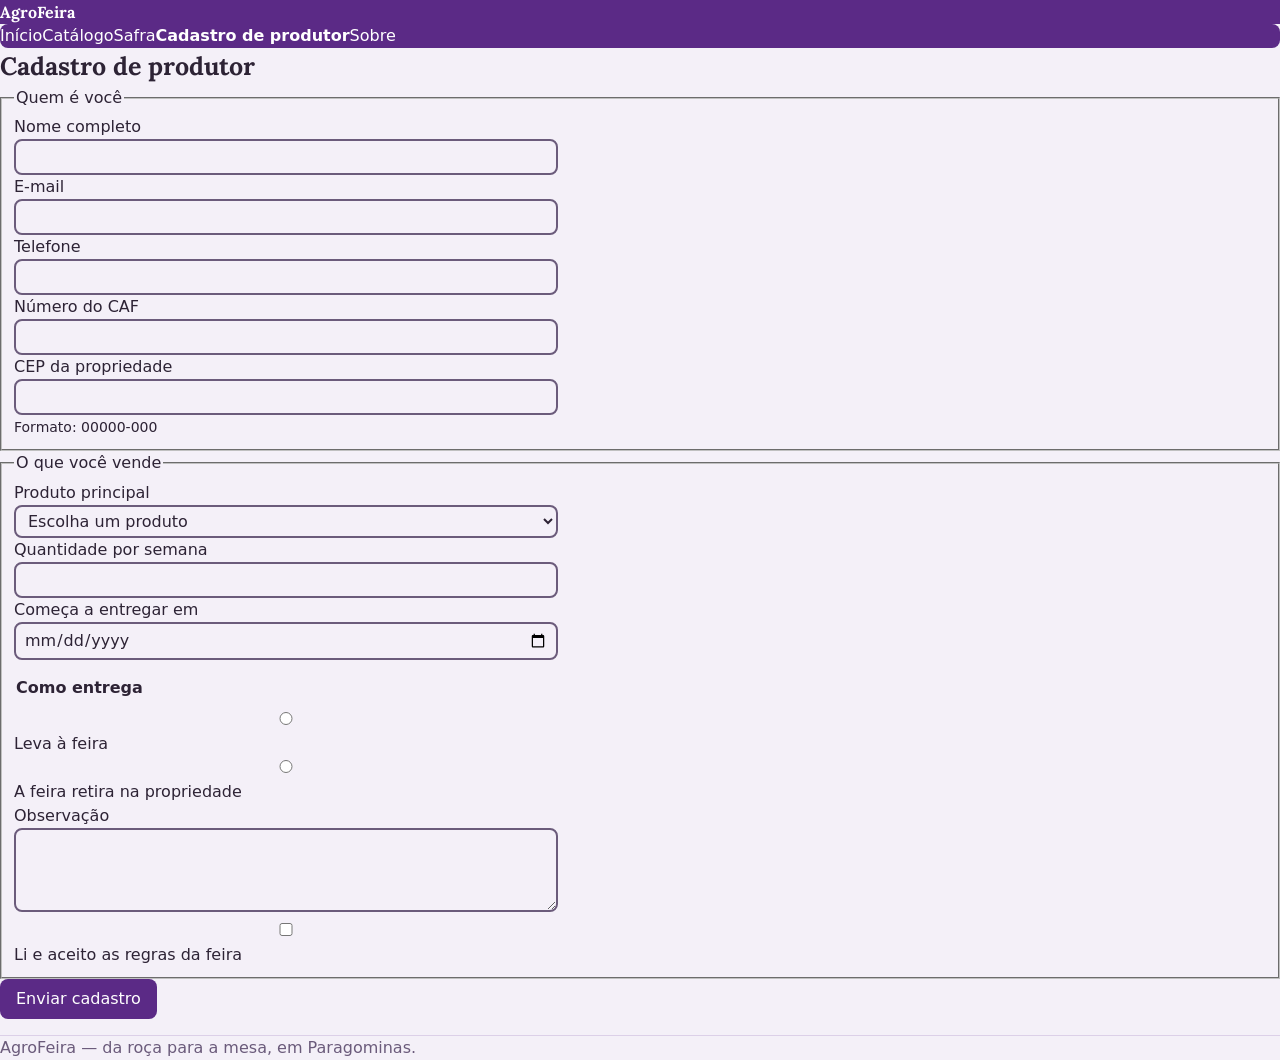
<file: cadastro-produtor.html>
<!doctype html>
<html lang="pt-BR">
<head>
  <meta charset="utf-8">
  <meta name="viewport" content="width=device-width, initial-scale=1">
  <title>AgroFeira - Cadastro de Produtor</title>
  <!-- Google Fonts -->
  <link rel="preconnect" href="https://fonts.googleapis.com">
  <link rel="preconnect" href="https://fonts.gstatic.com" crossorigin>
  <link href="https://fonts.googleapis.com/css2?family=Lora:ital,wght@0,400..700;1,400..700&display=swap" rel="stylesheet">
  
  <!-- Folhas de estilo em camadas -->
  <link rel="stylesheet" href="camadas.css">
  <link rel="stylesheet" href="reset.css">
  <link rel="stylesheet" href="tokens.css">
  <link rel="stylesheet" href="base.css">
  <link rel="stylesheet" href="componentes.css">
  <link rel="stylesheet" href="utilitarios.css">
</head>
<body>
  <!-- Link de pular -->
  <a class="pular" href="#conteudo-cadastro">Pular para o conteúdo</a>

  <header class="cabecalho-site">
    <h1>AgroFeira</h1>
  </header>

  <!-- Navegação com o item Catálogo incluído -->
  <nav aria-label="Principal">
    <ul class="menu">
      <li><a href="index.html">Início</a></li>
      <li><a href="catalogo.html">Catálogo</a></li>
      <li><a href="safra.html">Safra</a></li>
      <li><a href="cadastro-produtor.html" aria-current="page">Cadastro de produtor</a></li>
      <li><a href="sobre.html">Sobre</a></li>
    </ul>
  </nav>

  <main id="conteudo-cadastro">
    <h2>Cadastro de produtor</h2>
    
    <!-- Formulário com validação nativa -->
    <form class="formulario-cadastro">
      <fieldset>
        <legend>Quem é você</legend>
        <p>
          <label for="nome">Nome completo</label>
          <input type="text" id="nome" name="nome" autocomplete="name" required>
        </p>
        <p>
          <label for="email">E-mail</label>
          <input type="email" id="email" name="email" autocomplete="email" required>
        </p>
        <p>
          <label for="telefone">Telefone</label>
          <input type="tel" id="telefone" name="telefone" autocomplete="tel">
        </p>
        <p>
          <label for="caf">Número do CAF</label>
          <input type="text" id="caf" name="caf">
        </p>
        <p>
          <label for="cep">CEP da propriedade</label>
          <input type="text" id="cep" name="cep" inputmode="numeric" pattern="[0-9]{5}-?[0-9]{3}" aria-describedby="dica-cep">
          <span id="dica-cep" style="font-size: 0.875rem;">Formato: 00000-000</span>
        </p>
      </fieldset>

      <fieldset>
        <legend>O que você vende</legend>
        <p>
          <label for="produto">Produto principal</label>
          <select id="produto" name="produto" required>
            <option value="">Escolha um produto</option>
            <option value="mandioca">Mandioca</option>
            <option value="banana">Banana-prata</option>
            <option value="acai">Açaí</option>
            <option value="pimenta">Pimenta-do-reino</option>
            <option value="cupuacu">Cupuaçu</option>
            <option value="alface">Alface</option>
          </select>
        </p>
        <p>
          <label for="quantidade">Quantidade por semana</label>
          <input type="number" id="quantidade" name="quantidade" min="1" max="500" step="1" required>
        </p>
        <p>
          <label for="data-entrega">Começa a entregar em</label>
          <input type="date" id="data-entrega" name="data-entrega">
        </p>
        <fieldset style="border: none; padding: 0; margin-top: 1rem;">
          <legend style="font-weight: 700; margin-bottom: 0.5rem;">Como entrega</legend>
          <p>
            <input type="radio" id="entrega-feira" name="como-entrega" value="feira" required>
            <label for="entrega-feira">Leva à feira</label>
          </p>
          <p>
            <input type="radio" id="entrega-retirada" name="como-entrega" value="retirada">
            <label for="entrega-retirada">A feira retira na propriedade</label>
          </p>
        </fieldset>
        <p>
          <label for="observacao">Observação</label>
          <textarea id="observacao" name="observacao" rows="3"></textarea>
        </p>
        <p>
          <input type="checkbox" id="regras" name="regras" required>
          <label for="regras">Li e aceito as regras da feira</label>
        </p>
      </fieldset>

      <button type="submit">Enviar cadastro</button>
    </form>

    <!-- Região viva para leitor de tela -->
    <p role="status" aria-live="polite" style="margin-top: 1rem;"></p>
  </main>

  <footer class="rodape-site">
    <p>AgroFeira — da roça para a mesa, em Paragominas.</p>
  </footer>
</body>
</html>
</file>
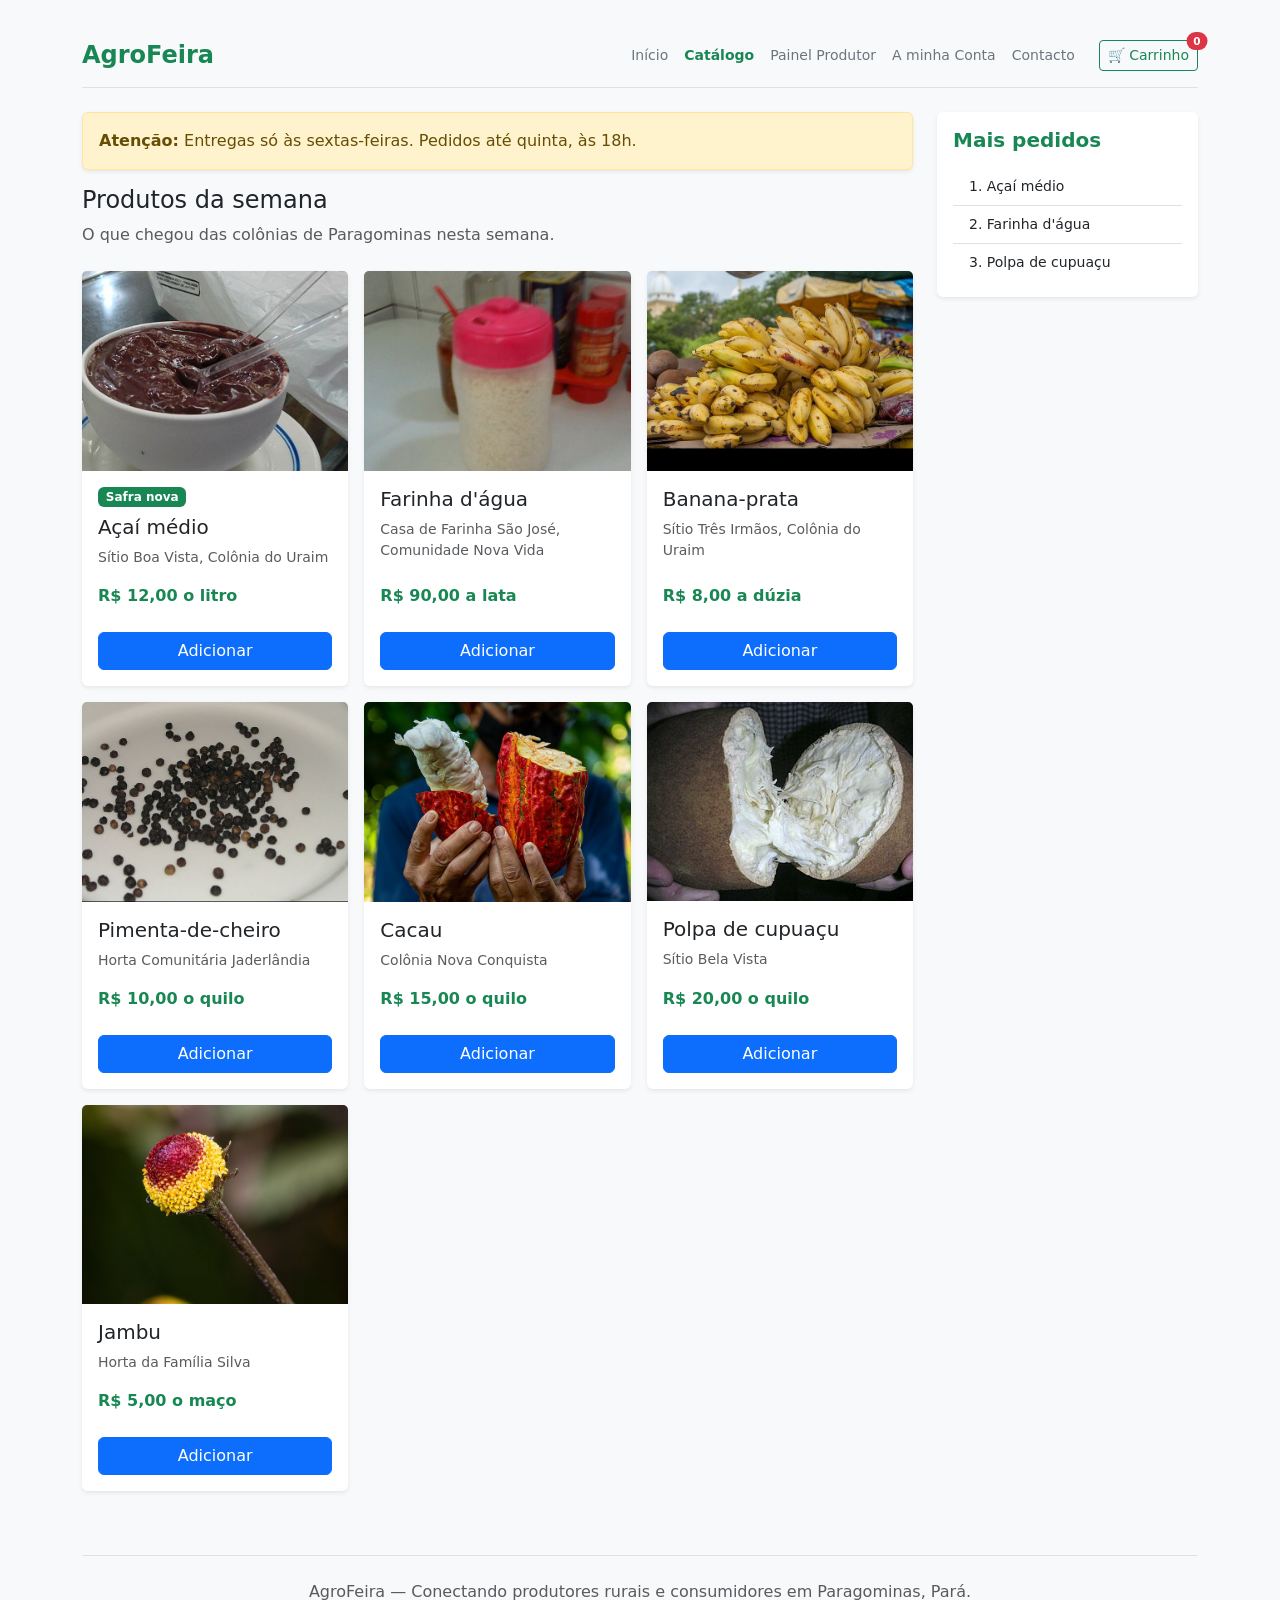
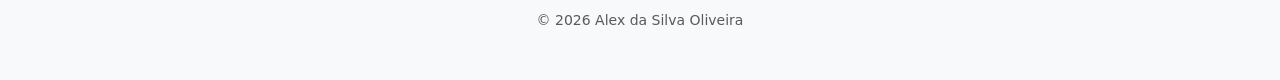
<file: catalogo-bootstrap.html>
<!doctype html>
<html lang="pt-BR">
  <head>
    <meta charset="utf-8">
    <meta name="viewport" content="width=device-width, initial-scale=1">
    <title>Catálogo Profissional - AgroFeira</title>
    <!-- Bootstrap 5.3.8 CSS -->
    <link href="https://cdn.jsdelivr.net/npm/bootstrap@5.3.8/dist/css/bootstrap.min.css" rel="stylesheet" integrity="sha384-sRI14kxILFvY47J16cr9ZwB07vP4J8+LH7qKQnuqkuIAvNWLzeN8tE5YBujZqJLB" crossorigin="anonymous">
  </head>
  <body class="bg-light">
    
    <div class="container py-4">
      
      <!-- Cabeçalho Profissional com Navegação Completa e Botão do Carrinho -->
      <header class="d-flex flex-wrap justify-content-between align-items-center py-3 mb-4 border-bottom">
        <h1 class="h4 fw-bold text-success mb-0">AgroFeira</h1>
        <nav class="d-flex flex-wrap align-items-center gap-3 small">
          <a href="index.html" class="text-decoration-none text-secondary">Início</a>
          <a href="catalogo-bootstrap.html" class="text-decoration-none text-success fw-bold">Catálogo</a>
          <a href="painel-produtor.html" class="text-decoration-none text-secondary">Painel Produtor</a>
          <a href="painel-clientes.html" class="text-decoration-none text-secondary">A minha Conta</a>
          <a href="contato.html" class="text-decoration-none text-secondary">Contacto</a>
          <!-- Botão do Carrinho com Contador Dinâmico -->
          <button class="btn btn-outline-success position-relative btn-sm ms-2" data-bs-toggle="modal" data-bs-target="#modalCarrinho">
            🛒 Carrinho <span id="cart-count" class="position-absolute top-0 start-100 translate-middle badge rounded-pill bg-danger">0</span>
          </button>
        </nav>
      </header>

      <!-- Grade Principal e Lateral (Mais Pedidos) -->
      <div class="row g-4">
        
        <!-- Conteúdo Principal (Catálogo de Produtos) -->
        <main class="col-lg-9">
          <!-- Faixa de Alerta -->
          <div class="alert alert-warning shadow-sm" role="alert">
            <strong>Atenção:</strong> Entregas só às sextas-feiras. Pedidos até quinta, às 18h.
          </div>

          <h2 class="h4 mb-2">Produtos da semana</h2>
          <p class="text-muted mb-4">O que chegou das colônias de Paragominas nesta semana.</p>

          <!-- Lista de Produtos em Grade Responsiva -->
          <ul class="row row-cols-1 row-cols-sm-2 row-cols-lg-3 g-3 list-unstyled">
            
            <!-- 1. Açaí Médio -->
            <li class="col">
              <article class="card h-100 shadow-sm border-0">
                <img src="acai.jpg" class="card-img-top img-fluid" width="640" height="480" alt="Tigela de açaí batido">
                <div class="card-body d-flex flex-column">
                  <p class="badge text-bg-success align-self-start mb-2">Safra nova</p>
                  <h3 class="card-title h5">Açaí médio</h3>
                  <p class="card-text text-body-secondary small">Sítio Boa Vista, Colônia do Uraim</p>
                  <p class="card-text fw-bold text-success mt-auto">R$ 12,00 o litro</p>
                  <button type="button" class="btn btn-primary w-100 mt-2" onclick="cart.adicionarProduto({id: 'acai', nome: 'Açaí médio', preco: 12.00})">Adicionar</button>
                </div>
              </article>
            </li>

            <!-- 2. Farinha d'água -->
            <li class="col">
              <article class="card h-100 shadow-sm border-0">
                <img src="farinha.jpg" class="card-img-top img-fluid" width="640" height="480" alt="Farinha d'água">
                <div class="card-body d-flex flex-column">
                  <h3 class="card-title h5">Farinha d'água</h3>
                  <p class="card-text text-body-secondary small">Casa de Farinha São José, Comunidade Nova Vida</p>
                  <p class="card-text fw-bold text-success mt-auto">R$ 90,00 a lata</p>
                  <button type="button" class="btn btn-primary w-100 mt-2" onclick="cart.adicionarProduto({id: 'farinha', nome: 'Farinha d\'água', preco: 90.00})">Adicionar</button>
                </div>
              </article>
            </li>

            <!-- 3. Banana-prata -->
            <li class="col">
              <article class="card h-100 shadow-sm border-0">
                <img src="banana.jpg" class="card-img-top img-fluid" width="640" height="480" alt="Banana-prata">
                <div class="card-body d-flex flex-column">
                  <h3 class="card-title h5">Banana-prata</h3>
                  <p class="card-text text-body-secondary small">Sítio Três Irmãos, Colônia do Uraim</p>
                  <p class="card-text fw-bold text-success mt-auto">R$ 8,00 a dúzia</p>
                  <button type="button" class="btn btn-primary w-100 mt-2" onclick="cart.adicionarProduto({id: 'banana', nome: 'Banana-prata', preco: 8.00})">Adicionar</button>
                </div>
              </article>
            </li>

            <!-- 4. Pimenta-de-cheiro -->
            <li class="col">
              <article class="card h-100 shadow-sm border-0">
                <img src="pimenta.jpg" class="card-img-top img-fluid" width="640" height="480" alt="Pimenta-de-cheiro">
                <div class="card-body d-flex flex-column">
                  <h3 class="card-title h5">Pimenta-de-cheiro</h3>
                  <p class="card-text text-body-secondary small">Horta Comunitária Jaderlândia</p>
                  <p class="card-text fw-bold text-success mt-auto">R$ 10,00 o quilo</p>
                  <button type="button" class="btn btn-primary w-100 mt-2" onclick="cart.adicionarProduto({id: 'pimenta', nome: 'Pimenta-de-cheiro', preco: 10.00})">Adicionar</button>
                </div>
              </article>
            </li>

            <!-- 5. Cacau -->
            <li class="col">
              <article class="card h-100 shadow-sm border-0">
                <img src="cacau.jpg" class="card-img-top img-fluid" width="640" height="480" alt="Cacau">
                <div class="card-body d-flex flex-column">
                  <h3 class="card-title h5">Cacau</h3>
                  <p class="card-text text-body-secondary small">Colônia Nova Conquista</p>
                  <p class="card-text fw-bold text-success mt-auto">R$ 15,00 o quilo</p>
                  <button type="button" class="btn btn-primary w-100 mt-2" onclick="cart.adicionarProduto({id: 'cacau', nome: 'Cacau', preco: 15.00})">Adicionar</button>
                </div>
              </article>
            </li>

            <!-- 6. Polpa de cupuaçu -->
            <li class="col">
              <article class="card h-100 shadow-sm border-0">
                <img src="cupuacu.jpg" class="card-img-top img-fluid" width="640" height="480" alt="Polpa de cupuaçu">
                <div class="card-body d-flex flex-column">
                  <h3 class="card-title h5">Polpa de cupuaçu</h3>
                  <p class="card-text text-body-secondary small">Sítio Bela Vista</p>
                  <p class="card-text fw-bold text-success mt-auto">R$ 20,00 o quilo</p>
                  <button type="button" class="btn btn-primary w-100 mt-2" onclick="cart.adicionarProduto({id: 'cupuacu', nome: 'Polpa de cupuaçu', preco: 20.00})">Adicionar</button>
                </div>
              </article>
            </li>

            <!-- 7. Jambu -->
            <li class="col">
              <article class="card h-100 shadow-sm border-0">
                <img src="jambu.jpg" class="card-img-top img-fluid" width="640" height="480" alt="Jambu">
                <div class="card-body d-flex flex-column">
                  <h3 class="card-title h5">Jambu</h3>
                  <p class="card-text text-body-secondary small">Horta da Família Silva</p>
                  <p class="card-text fw-bold text-success mt-auto">R$ 5,00 o maço</p>
                  <button type="button" class="btn btn-primary w-100 mt-2" onclick="cart.adicionarProduto({id: 'jambu', nome: 'Jambu', preco: 5.00})">Adicionar</button>
                </div>
              </article>
            </li>

          </ul>
        </main>

        <!-- Coluna Lateral (Mais Pedidos - Visível em Ecrãs Grandes) -->
        <aside class="col-lg-3 d-none d-lg-block">
          <div class="card shadow-sm border-0 p-3 bg-white">
            <h2 class="h5 text-success fw-bold mb-3">Mais pedidos</h2>
            <ol class="list-group list-group-numbered list-group-flush small">
              <li class="list-group-item">Açaí médio</li>
              <li class="list-group-item">Farinha d'água</li>
              <li class="list-group-item">Polpa de cupuaçu</li>
            </ol>
          </div>
        </aside>

      </div>

      <!-- Rodapé Institucional -->
      <footer class="py-4 text-body-secondary text-center mt-5 border-top">
        <p class="mb-1">AgroFeira — Conectando produtores rurais e consumidores em Paragominas, Pará.</p>
        <small>© 2026 Alex da Silva Oliveira</small>
      </footer>

    </div>

    <!-- Modal do Carrinho de Compras -->
    <div class="modal fade" id="modalCarrinho" tabindex="-1" aria-hidden="true">
      <div class="modal-dialog">
        <div class="modal-content">
          <div class="modal-header bg-success text-white">
            <h5 class="modal-title">🛒 O seu Carrinho — AgroFeira</h5>
            <button type="button" class="btn-close btn-close-white" data-bs-dismiss="modal" aria-label="Close"></button>
          </div>
          <div class="modal-body">
            <div id="cart-items-container">
              <!-- Itens injetados dinamicamente via JavaScript -->
            </div>
            <hr>
            <div class="d-flex justify-content-between fw-bold fs-5">
              <span>Total:</span>
              <span id="cart-total" class="text-success">R$ 0,00</span>
            </div>
          </div>
          <div class="modal-footer">
            <button type="button" class="btn btn-outline-secondary" data-bs-dismiss="modal">Continuar a Comprar</button>
            <a href="checkout.html" class="btn btn-success px-4">Avançar para Checkout →</a>
          </div>
        </div>
      </div>
    </div>

    <!-- Bootstrap 5.3.8 JS Bundle -->
    <script src="https://cdn.jsdelivr.net/npm/bootstrap@5.3.8/dist/js/bootstrap.bundle.min.js" integrity="sha384-YvpcrYf0tY3lHB60NNkmXc5s9fDVZLESaAA55NDzOxhy9GkcIdslK1eN7N6jIeHz" crossorigin="anonymous"></script>
    <!-- Script de Gestão do Carrinho -->
    <script src="js/carrinho.js"></script>
  </body>
</html>
</file>
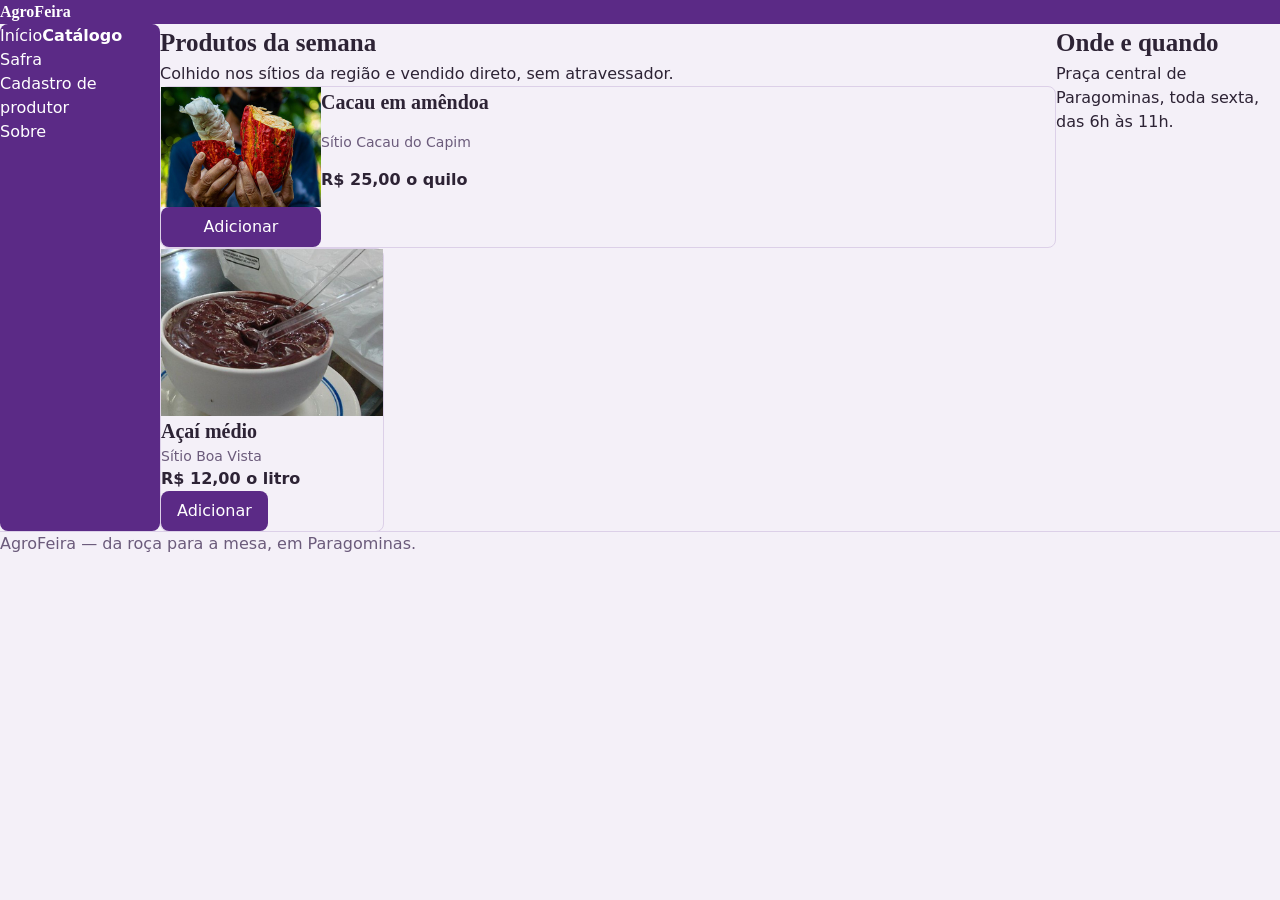
<file: catalogo.html>
<!doctype html>
<html lang="pt-BR">
<head>
  <meta charset="utf-8">
  <meta name="viewport" content="width=device-width, initial-scale=1">
  <title>AgroFeira - catálogo</title>
  <link rel="stylesheet" href="camadas.css">
  <link rel="stylesheet" href="reset.css">
  <link rel="stylesheet" href="tokens.css">
  <link rel="stylesheet" href="base.css">
  <link rel="stylesheet" href="componentes.css">
  <link rel="stylesheet" href="utilitarios.css">
</head>
<body class="pagina-catalogo">
  <a class="pular" href="#conteudo">Pular para o conteúdo</a>

  <header class="cabecalho-site">
    <h1>AgroFeira</h1>
  </header>

  <nav aria-label="Principal">
    <ul class="menu">
      <li><a href="index.html">Início</a></li>
      <li><a href="catalogo.html" aria-current="page">Catálogo</a></li>
      <li><a href="safra.html">Safra</a></li>
      <li><a href="cadastro-produtor.html">Cadastro de produtor</a></li>
      <li><a href="sobre.html">Sobre</a></li>
    </ul>
  </nav>

  <main id="conteudo">
    <h2>Produtos da semana</h2>
    <p>Colhido nos sítios da região e vendido direto, sem atravessador.</p>

    <ul class="lista-produtos">
      <li class="cartao-produto destaque">
        <article>
          <img src="cacau.jpg" alt="Cacau em amêndoa" width="640" height="480">
          <h3>Cacau em amêndoa</h3>
          <p class="produtor">Sítio Cacau do Capim</p>
          <p class="preco">R$ 25,00 o quilo</p>
          <button type="button">Adicionar</button>
        </article>
      </li>
      <li class="cartao-produto">
        <article>
          <img src="acai.jpg" alt="Açaí médio" width="640" height="480">
          <h3>Açaí médio</h3>
          <p class="produtor">Sítio Boa Vista</p>
          <p class="preco">R$ 12,00 o litro</p>
          <button type="button">Adicionar</button>
        </article>
      </li>
    </ul>
  </main>

  <aside>
    <h2>Onde e quando</h2>
    <p>Praça central de Paragominas, toda sexta, das 6h às 11h.</p>
  </aside>

  <footer class="rodape-site">
    <p>AgroFeira — da roça para a mesa, em Paragominas.</p>
  </footer>
</body>
</html>
</file>
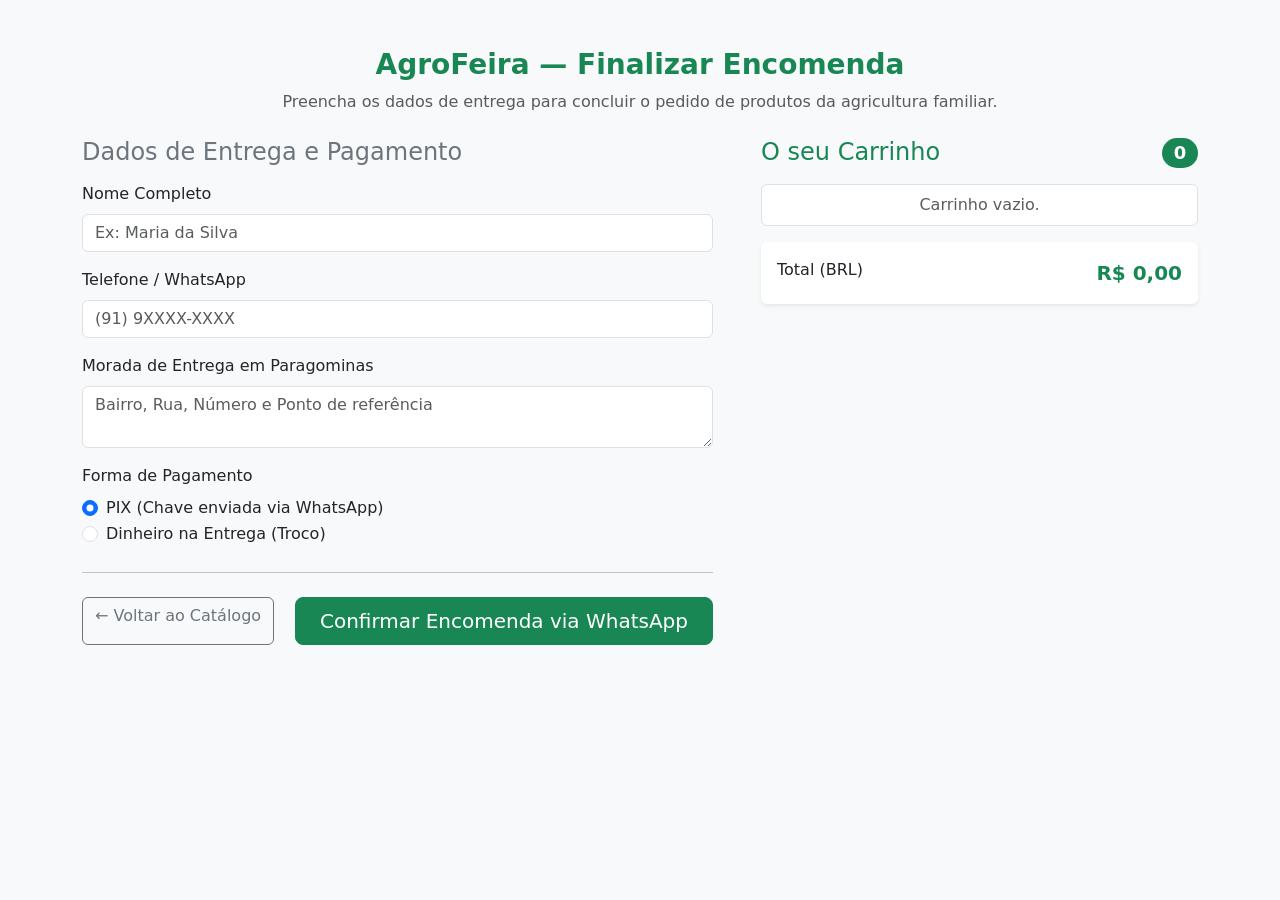
<file: checkout.html>
<!doctype html>
<html lang="pt-BR">
  <head>
    <meta charset="utf-8">
    <meta name="viewport" content="width=device-width, initial-scale=1">
    <title>Finalizar Encomenda - AgroFeira</title>
    <!-- Bootstrap 5.3.8 CSS -->
    <link href="https://cdn.jsdelivr.net/npm/bootstrap@5.3.8/dist/css/bootstrap.min.css" rel="stylesheet">
  </head>
  <body class="bg-light">
    
    <div class="container py-5">
      <header class="mb-4 text-center">
        <h1 class="h3 fw-bold text-success">AgroFeira — Finalizar Encomenda</h1>
        <p class="text-muted">Preencha os dados de entrega para concluir o pedido de produtos da agricultura familiar.</p>
      </header>

      <div class="row g-5">
        <!-- Resumo do Carrinho -->
        <div class="col-md-5 order-md-last">
          <h4 class="d-flex justify-content-between align-items-center mb-3">
            <span class="text-success">O seu Carrinho</span>
            <span class="badge bg-success rounded-pill" id="checkout-count">0</span>
          </h4>
          <ul class="list-group mb-3" id="checkout-items-list">
            <!-- Injetado via JS -->
          </ul>
          <div class="list-group-item d-flex justify-content-between bg-white p-3 rounded shadow-sm">
            <span>Total (BRL)</span>
            <strong id="checkout-total" class="text-success fs-5">R$ 0,00</strong>
          </div>
        </div>

        <!-- Formulário de Dados do Cliente -->
        <div class="col-md-7">
          <h4 class="mb-3 text-secondary">Dados de Entrega e Pagamento</h4>
          <form onsubmit="processarCheckout(event)" class="needs-validation" novalidate>
            <div class="row g-3">
              <div class="col-12">
                <label for="nome" class="form-label">Nome Completo</label>
                <input type="text" class="form-control" id="nome" required placeholder="Ex: Maria da Silva">
              </div>

              <div class="col-12">
                <label for="telefone" class="form-label">Telefone / WhatsApp</label>
                <input type="text" class="form-control" id="telefone" required placeholder="(91) 9XXXX-XXXX">
              </div>

              <div class="col-12">
                <label for="endereco" class="form-label">Morada de Entrega em Paragominas</label>
                <textarea class="form-control" id="endereco" rows="2" required placeholder="Bairro, Rua, Número e Ponto de referência"></textarea>
              </div>

              <div class="col-12">
                <label class="form-label">Forma de Pagamento</label>
                <div class="form-check">
                  <input id="pix" name="pagamento" type="radio" class="form-check-input" checked required>
                  <label class="form-check-label" for="pix">PIX (Chave enviada via WhatsApp)</label>
                </div>
                <div class="form-check">
                  <input id="dinheiro" name="pagamento" type="radio" class="form-check-input" required>
                  <label class="form-check-label" for="dinheiro">Dinheiro na Entrega (Troco)</label>
                </div>
              </div>
            </div>

            <hr class="my-4">

            <div class="d-flex justify-content-between">
              <a href="catalogo-bootstrap.html" class="btn btn-outline-secondary">← Voltar ao Catálogo</a>
              <button class="btn btn-success btn-lg px-4" type="submit">Confirmar Encomenda via WhatsApp</button>
            </div>
          </form>
        </div>
      </div>
    </div>

    <script>
      // Carrega os dados do carrinho armazenados no navegador
      document.addEventListener("DOMContentLoaded", () => {
        const carrinho = JSON.parse(localStorage.getItem('agrofeira_carrinho')) || [];
        const listaEl = document.getElementById('checkout-items-list');
        const countEl = document.getElementById('checkout-count');
        const totalEl = document.getElementById('checkout-total');

        if (carrinho.length === 0) {
          listaEl.innerHTML = '<li class="list-group-item text-muted text-center">Carrinho vazio.</li>';
          return;
        }

        countEl.textContent = carrinho.reduce((sum, item) => sum + item.quantidade, 0);
        
        let total = 0;
        listaEl.innerHTML = carrinho.map(item => {
          const subtotal = item.preco * item.quantidade;
          total += subtotal;
          return `
            <li class="list-group-item d-flex justify-content-between lh-sm">
              <div>
                <h6 class="my-0">${item.nome}</h6>
                <small class="text-muted">Qtd: ${item.quantidade}</small>
              </div>
              <span class="text-muted">R$ ${subtotal.toFixed(2)}</span>
            </li>
          `;
        }).join('');

        totalEl.textContent = `R$ ${total.toFixed(2)}`;
      });

      function processarCheckout(event) {
        event.preventDefault();
        const nome = document.getElementById('nome').value;
        const telefone = document.getElementById('telefone').value;
        const endereco = document.getElementById('endereco').value;
        const pagamento = document.getElementById('pix').checked ? 'PIX' : 'Dinheiro na Entrega';
        
        const carrinho = JSON.parse(localStorage.getItem('agrofeira_carrinho')) || [];
        if (carrinho.length === 0) {
          alert('O carrinho está vazio!');
          return;
        }

        let total = 0;
        let mensagem = `🛒 *Novo Pedido Confirmado - AgroFeira*%0A%0A`;
        mensagem += `👤 *Cliente:* ${nome}%0A`;
        mensagem += `📞 *Contacto:* ${telefone}%0A`;
        mensagem += `📍 *Morada:* ${endereco}%0A`;
        mensagem += `💳 *Pagamento:* ${pagamento}%0A%0A`;
        mensagem += `*Itens do Pedido:*%0A`;

        carrinho.forEach(item => {
          const sub = item.preco * item.quantidade;
          total += sub;
          mensagem += `- ${item.nome} (${item.quantidade}x) - R$ ${sub.toFixed(2)}%0A`;
        });

        mensagem += `%0A*Total Geral: R$ ${total.toFixed(2)}*`;

        const telefoneAdmin = "5591980622997";
        window.open(`https://wa.me/${telefoneAdmin}?text=${mensagem}`, '_blank');
        
        // Limpa o carrinho após finalizar
        localStorage.removeItem('agrofeira_carrinho');
        window.location.href = 'catalogo-bootstrap.html';
      }
    </script>
    <script src="https://cdn.jsdelivr.net/npm/bootstrap@5.3.8/dist/js/bootstrap.bundle.min.js"></script>
  </body>
</html>
</file>
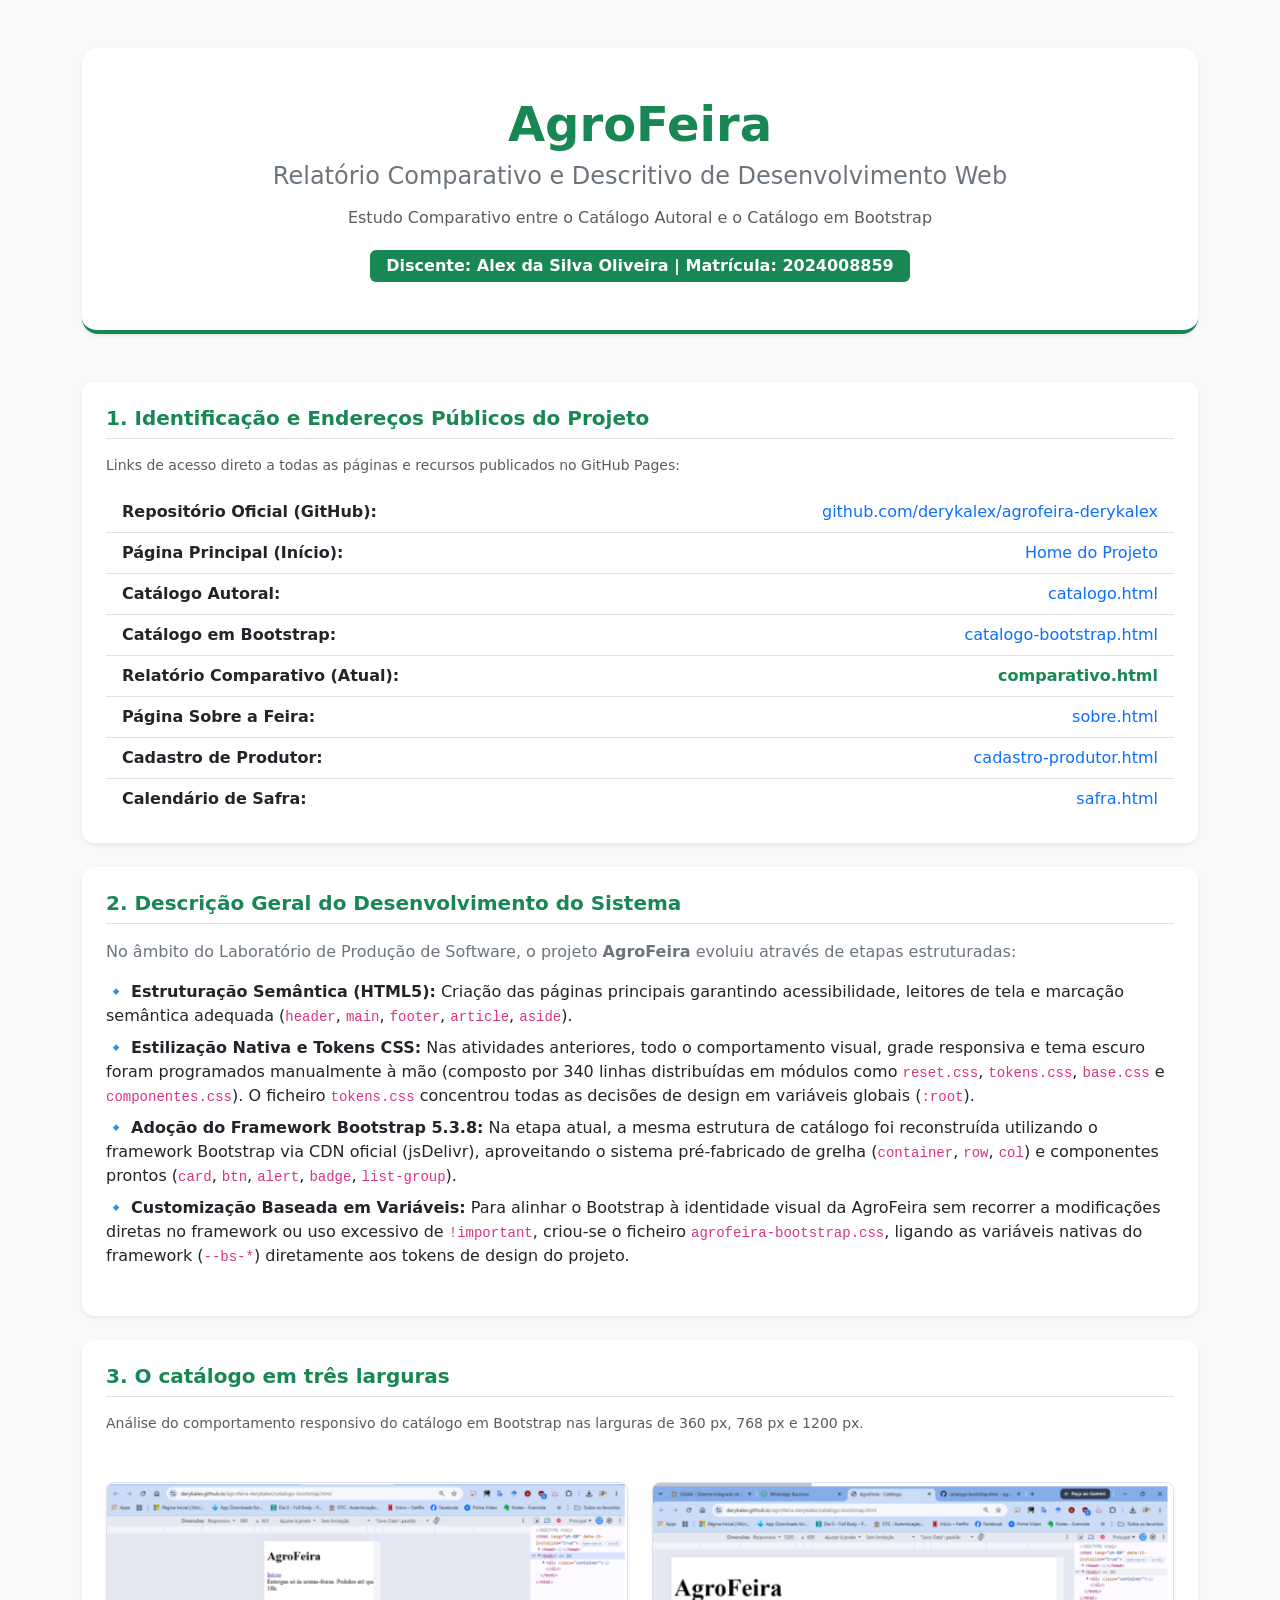
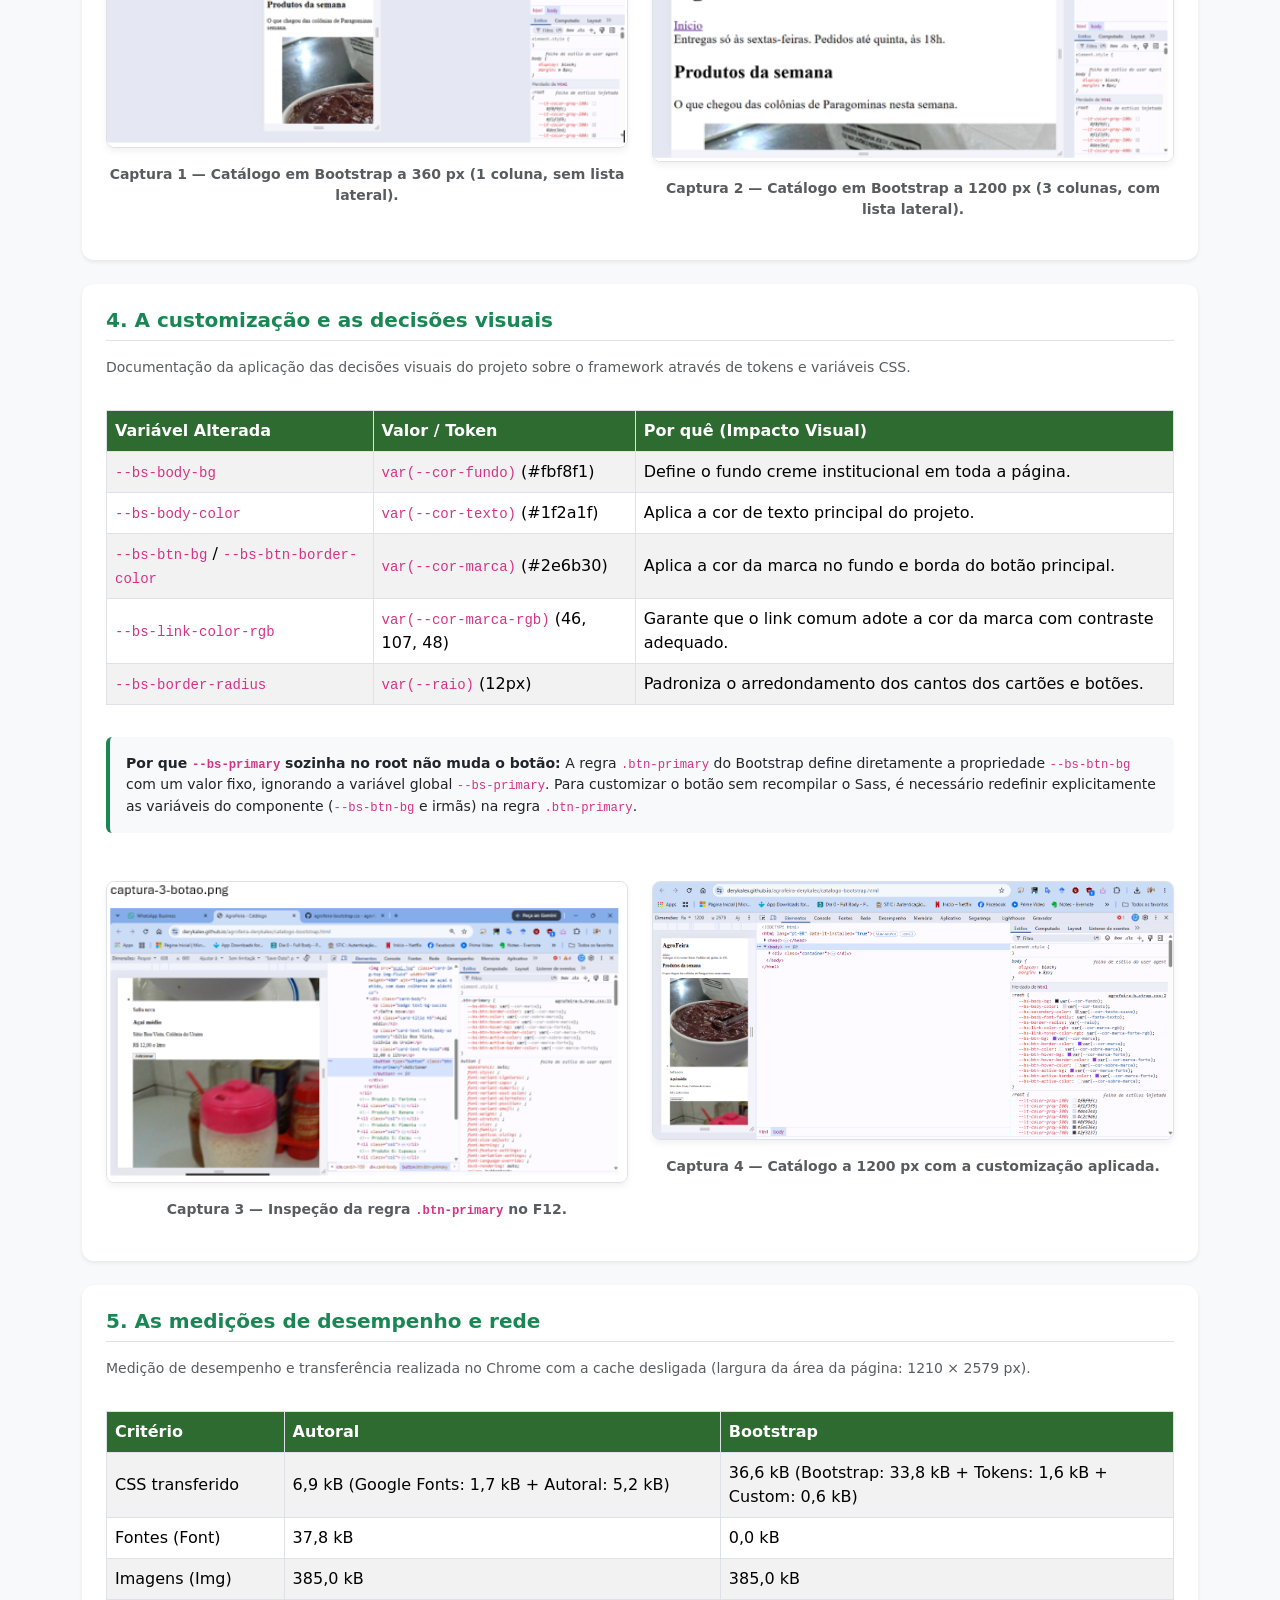
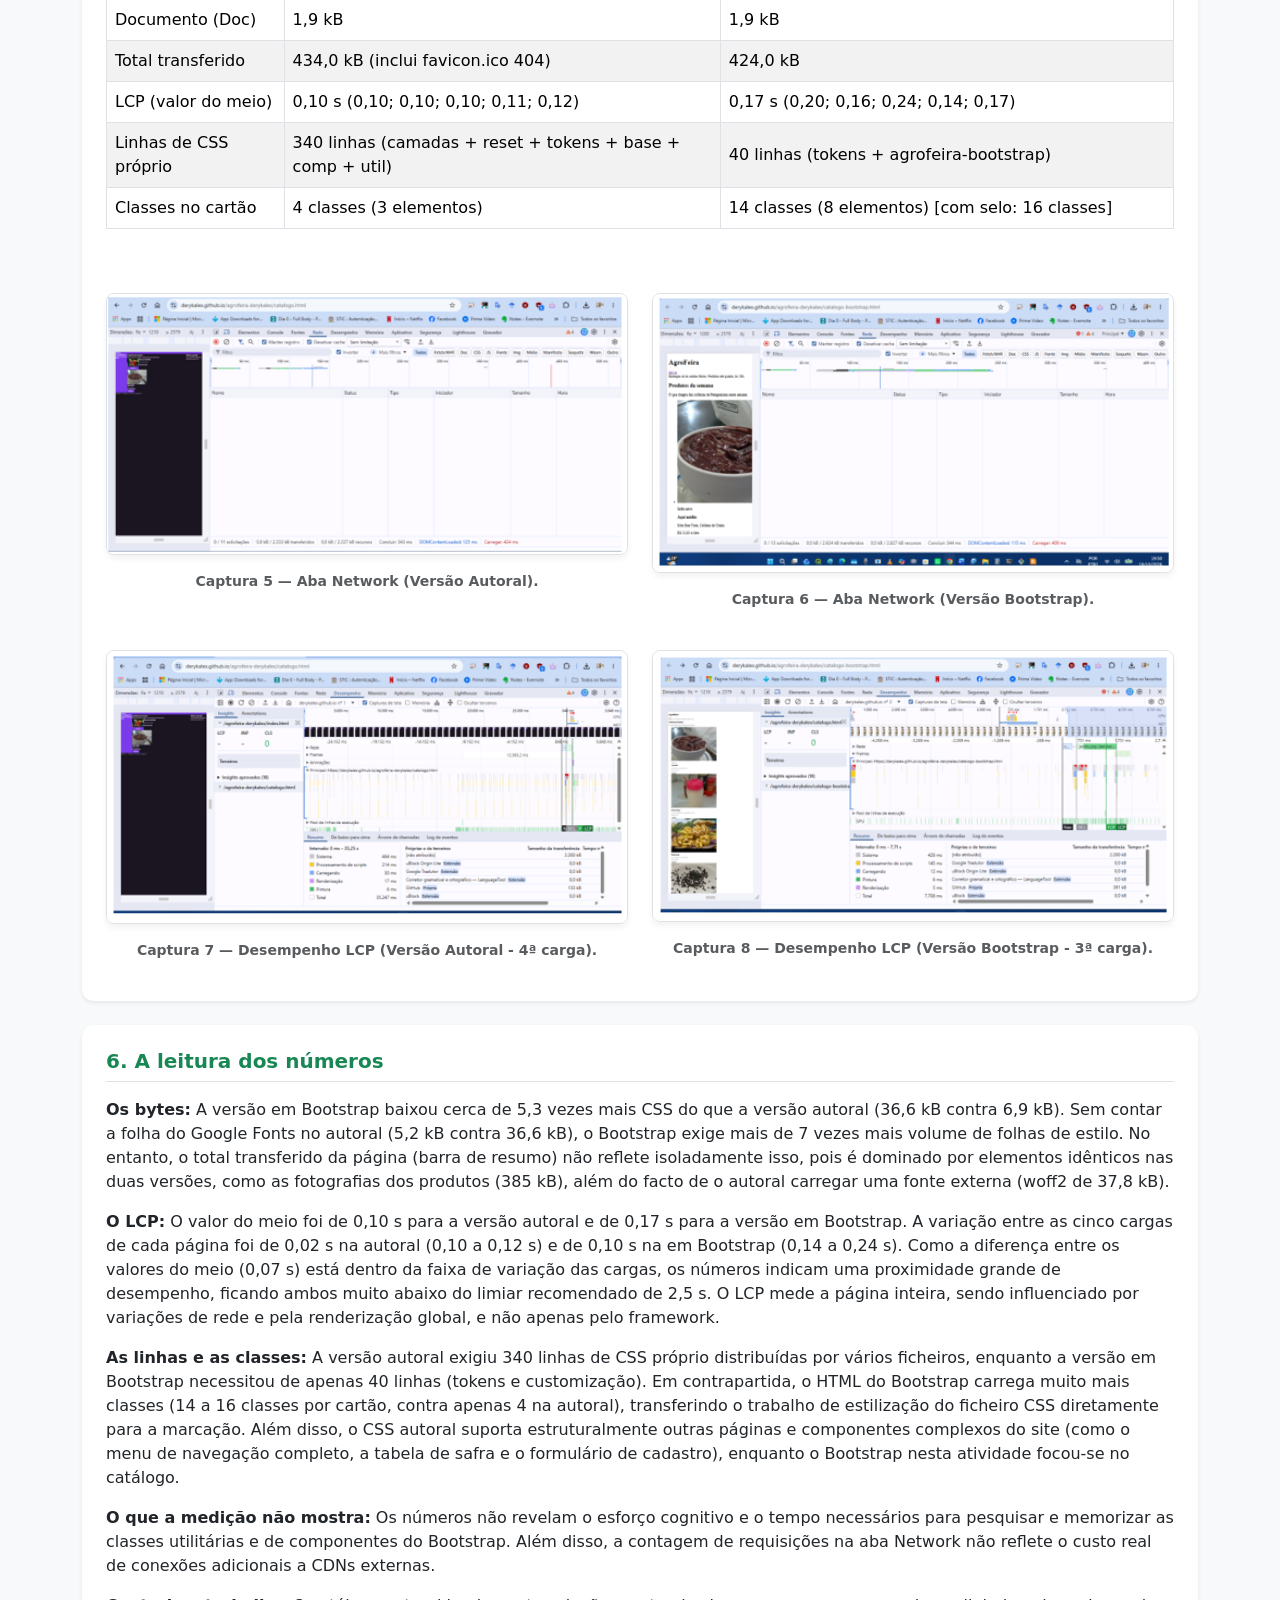
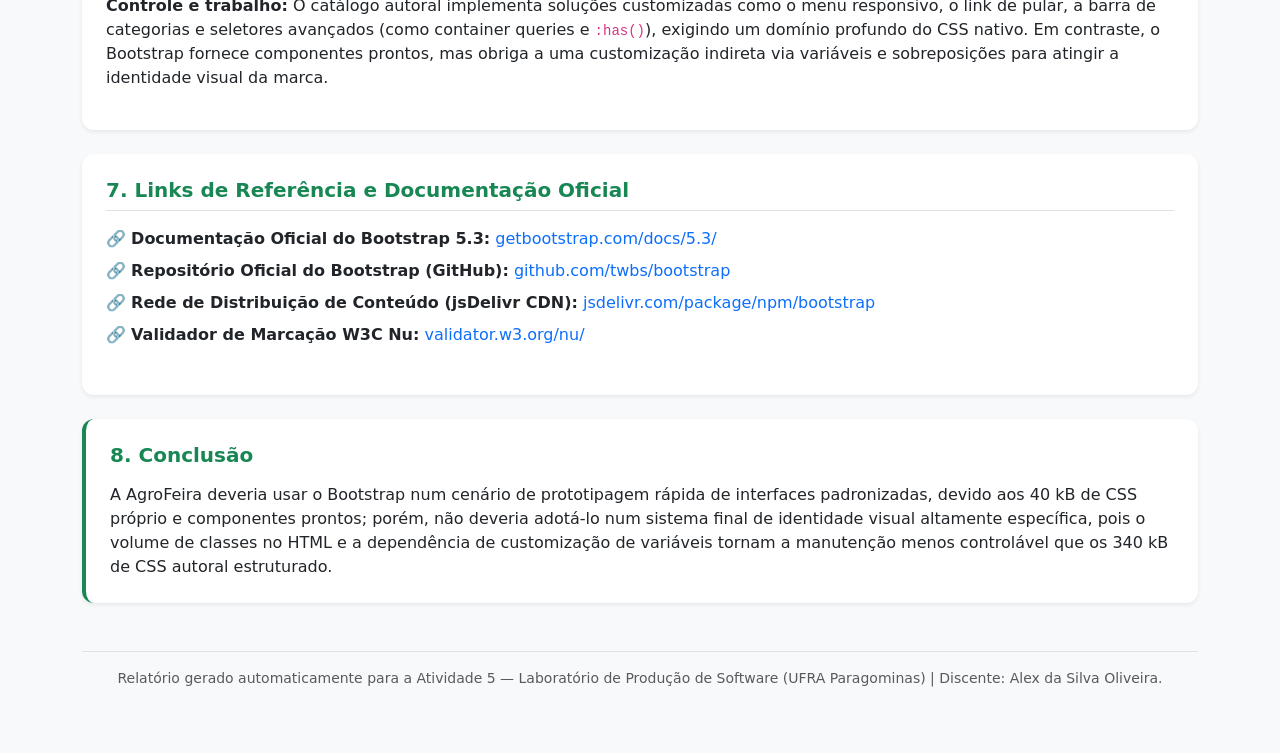
<file: comparativo.html>
<!doctype html>
<html lang="pt-BR">
  <head>
    <meta charset="utf-8">
    <meta name="viewport" content="width=device-width, initial-scale=1">
    <title>Relatório Comparativo e Descritivo - AgroFeira</title>
    <!-- Link oficial do Bootstrap 5.3.8 -->
    <link href="https://cdn.jsdelivr.net/npm/bootstrap@5.3.8/dist/css/bootstrap.min.css" rel="stylesheet" integrity="sha384-sRI14kxILFvY47J16cr9ZwB07vP4J8+LH7qKQnuqkuIAvNWLzeN8tE5YBujZqJLB" crossorigin="anonymous">
    <style>
      body { background-color: #f8f9fa; color: #212529; }
      .card-section { border: none; border-radius: 0.75rem; transition: transform 0.2s; }
      .table th { background-color: #2e6b30 !important; color: white; }
      figure img { border-radius: 0.5rem; box-shadow: 0 4px 6px rgba(0,0,0,0.05); }
    </style>
  </head>
  <body>
    <div class="container py-5">
      
      <!-- Cabeçalho Institucional -->
      <header class="mb-5 text-center bg-white p-5 rounded-4 shadow-sm border-bottom border-success border-4">
        <h1 class="display-5 fw-bold text-success mb-2">AgroFeira</h1>
        <h2 class="h4 text-secondary mb-3">Relatório Comparativo e Descritivo de Desenvolvimento Web</h2>
        <p class="text-muted mb-1">Estudo Comparativo entre o Catálogo Autoral e o Catálogo em Bootstrap</p>
        <div class="badge bg-success fs-6 mt-3 px-3 py-2">
          Discente: Alex da Silva Oliveira | Matrícula: 2024008859
        </div>
      </header>

      <!-- Secção 1: Identificação e Links de Acesso do Projeto -->
      <section class="card card-section shadow-sm mb-4 p-4 bg-white">
        <h3 class="h5 text-success fw-bold mb-3 border-bottom pb-2">1. Identificação e Endereços Públicos do Projeto</h3>
        <p class="text-muted small">Links de acesso direto a todas as páginas e recursos publicados no GitHub Pages:</p>
        <div class="list-group list-group-flush">
          <div class="list-group-item d-flex justify-content-between align-items-center flex-wrap py-2">
            <strong>Repositório Oficial (GitHub):</strong> 
            <a href="https://github.com/derykalex/agrofeira-derykalex" target="_blank" class="text-decoration-none">github.com/derykalex/agrofeira-derykalex</a>
          </div>
          <div class="list-group-item d-flex justify-content-between align-items-center flex-wrap py-2">
            <strong>Página Principal (Início):</strong> 
            <a href="https://derykalex.github.io/agrofeira-derykalex/" target="_blank" class="text-decoration-none">Home do Projeto</a>
          </div>
          <div class="list-group-item d-flex justify-content-between align-items-center flex-wrap py-2">
            <strong>Catálogo Autoral:</strong> 
            <a href="https://derykalex.github.io/agrofeira-derykalex/catalogo.html" target="_blank" class="text-decoration-none">catalogo.html</a>
          </div>
          <div class="list-group-item d-flex justify-content-between align-items-center flex-wrap py-2">
            <strong>Catálogo em Bootstrap:</strong> 
            <a href="https://derykalex.github.io/agrofeira-derykalex/catalogo-bootstrap.html" target="_blank" class="text-decoration-none">catalogo-bootstrap.html</a>
          </div>
          <div class="list-group-item d-flex justify-content-between align-items-center flex-wrap py-2">
            <strong>Relatório Comparativo (Atual):</strong> 
            <a href="https://derykalex.github.io/agrofeira-derykalex/comparativo.html" target="_blank" class="text-decoration-none fw-bold text-success">comparativo.html</a>
          </div>
          <div class="list-group-item d-flex justify-content-between align-items-center flex-wrap py-2">
            <strong>Página Sobre a Feira:</strong> 
            <a href="https://derykalex.github.io/agrofeira-derykalex/sobre.html" target="_blank" class="text-decoration-none">sobre.html</a>
          </div>
          <div class="list-group-item d-flex justify-content-between align-items-center flex-wrap py-2">
            <strong>Cadastro de Produtor:</strong> 
            <a href="https://derykalex.github.io/agrofeira-derykalex/cadastro-produtor.html" target="_blank" class="text-decoration-none">cadastro-produtor.html</a>
          </div>
          <div class="list-group-item d-flex justify-content-between align-items-center flex-wrap py-2">
            <strong>Calendário de Safra:</strong> 
            <a href="https://derykalex.github.io/agrofeira-derykalex/safra.html" target="_blank" class="text-decoration-none">safra.html</a>
          </div>
        </div>
      </section>

      <!-- Secção 2: Descrição Geral do Desenvolvimento -->
      <section class="card card-section shadow-sm mb-4 p-4 bg-white">
        <h3 class="h5 text-success fw-bold mb-3 border-bottom pb-2">2. Descrição Geral do Desenvolvimento do Sistema</h3>
        <p class="text-secondary">No âmbito do Laboratório de Produção de Software, o projeto <strong>AgroFeira</strong> evoluiu através de etapas estruturadas:</p>
        <ul class="list-unstyled">
          <li class="mb-2">🔹 <strong>Estruturação Semântica (HTML5):</strong> Criação das páginas principais garantindo acessibilidade, leitores de tela e marcação semântica adequada (<code>header</code>, <code>main</code>, <code>footer</code>, <code>article</code>, <code>aside</code>).</li>
          <li class="mb-2">🔹 <strong>Estilização Nativa e Tokens CSS:</strong> Nas atividades anteriores, todo o comportamento visual, grade responsiva e tema escuro foram programados manualmente à mão (composto por 340 linhas distribuídas em módulos como <code>reset.css</code>, <code>tokens.css</code>, <code>base.css</code> e <code>componentes.css</code>). O ficheiro <code>tokens.css</code> concentrou todas as decisões de design em variáveis globais (<code>:root</code>).</li>
          <li class="mb-2">🔹 <strong>Adoção do Framework Bootstrap 5.3.8:</strong> Na etapa atual, a mesma estrutura de catálogo foi reconstruída utilizando o framework Bootstrap via CDN oficial (jsDelivr), aproveitando o sistema pré-fabricado de grelha (<code>container</code>, <code>row</code>, <code>col</code>) e componentes prontos (<code>card</code>, <code>btn</code>, <code>alert</code>, <code>badge</code>, <code>list-group</code>).</li>
          <li class="mb-2">🔹 <strong>Customização Baseada em Variáveis:</strong> Para alinhar o Bootstrap à identidade visual da AgroFeira sem recorrer a modificações diretas no framework ou uso excessivo de <code>!important</code>, criou-se o ficheiro <code>agrofeira-bootstrap.css</code>, ligando as variáveis nativas do framework (<code>--bs-*</code>) diretamente aos tokens de design do projeto.</li>
        </ul>
      </section>

      <!-- Secção 3: O catálogo em três larguras -->
      <section class="card card-section shadow-sm mb-4 p-4 bg-white">
        <h3 class="h5 text-success fw-bold mb-3 border-bottom pb-2">3. O catálogo em três larguras</h3>
        <p class="text-muted small">Análise do comportamento responsivo do catálogo em Bootstrap nas larguras de 360 px, 768 px e 1200 px.</p>
        
        <div class="row g-4 mt-2">
          <div class="col-md-6">
            <figure class="figure w-100">
              <img src="captura-1-360.png" class="figure-img img-fluid border w-100" alt="Catálogo em Bootstrap a 360px">
              <figcaption class="figure-caption text-center fw-semibold mt-2">Captura 1 — Catálogo em Bootstrap a 360 px (1 coluna, sem lista lateral).</figcaption>
            </figure>
          </div>
          <div class="col-md-6">
            <figure class="figure w-100">
              <img src="captura-2-1200-antes.png" class="figure-img img-fluid border w-100" alt="Catálogo em Bootstrap a 1200px antes da customização">
              <figcaption class="figure-caption text-center fw-semibold mt-2">Captura 2 — Catálogo em Bootstrap a 1200 px (3 colunas, com lista lateral).</figcaption>
            </figure>
          </div>
        </div>
      </section>

      <!-- Secção 4: A customização -->
      <section class="card card-section shadow-sm mb-4 p-4 bg-white">
        <h3 class="h5 text-success fw-bold mb-3 border-bottom pb-2">4. A customização e as decisões visuais</h3>
        <p class="text-muted small">Documentação da aplicação das decisões visuais do projeto sobre o framework através de tokens e variáveis CSS.</p>

        <div class="table-responsive my-3">
          <table class="table table-bordered table-striped align-middle">
            <thead>
              <tr>
                <th>Variável Alterada</th>
                <th>Valor / Token</th>
                <th>Por quê (Impacto Visual)</th>
              </tr>
            </thead>
            <tbody>
              <tr>
                <td><code>--bs-body-bg</code></td>
                <td><code>var(--cor-fundo)</code> (#fbf8f1)</td>
                <td>Define o fundo creme institucional em toda a página.</td>
              </tr>
              <tr>
                <td><code>--bs-body-color</code></td>
                <td><code>var(--cor-texto)</code> (#1f2a1f)</td>
                <td>Aplica a cor de texto principal do projeto.</td>
              </tr>
              <tr>
                <td><code>--bs-btn-bg</code> / <code>--bs-btn-border-color</code></td>
                <td><code>var(--cor-marca)</code> (#2e6b30)</td>
                <td>Aplica a cor da marca no fundo e borda do botão principal.</td>
              </tr>
              <tr>
                <td><code>--bs-link-color-rgb</code></td>
                <td><code>var(--cor-marca-rgb)</code> (46, 107, 48)</td>
                <td>Garante que o link comum adote a cor da marca com contraste adequado.</td>
              </tr>
              <tr>
                <td><code>--bs-border-radius</code></td>
                <td><code>var(--raio)</code> (12px)</td>
                <td>Padroniza o arredondamento dos cantos dos cartões e botões.</td>
              </tr>
            </tbody>
          </table>
        </div>

        <p class="bg-light p-3 rounded border-start border-success border-4 small">
          <strong>Por que <code>--bs-primary</code> sozinha no root não muda o botão:</strong> A regra <code>.btn-primary</code> do Bootstrap define diretamente a propriedade <code>--bs-btn-bg</code> com um valor fixo, ignorando a variável global <code>--bs-primary</code>. Para customizar o botão sem recompilar o Sass, é necessário redefinir explicitamente as variáveis do componente (<code>--bs-btn-bg</code> e irmãs) na regra <code>.btn-primary</code>.
        </p>

        <div class="row g-4 mt-2">
          <div class="col-md-6">
            <figure class="figure w-100">
              <img src="captura-3-botao.png" class="figure-img img-fluid border w-100" alt="Regra do botão no Styles">
              <figcaption class="figure-caption text-center fw-semibold mt-2">Captura 3 — Inspeção da regra <code>.btn-primary</code> no F12.</figcaption>
            </figure>
          </div>
          <div class="col-md-6">
            <figure class="figure w-100">
              <img src="captura-4-1200-depois.png" class="figure-img img-fluid border w-100" alt="Catálogo customizado a 1200px">
              <figcaption class="figure-caption text-center fw-semibold mt-2">Captura 4 — Catálogo a 1200 px com a customização aplicada.</figcaption>
            </figure>
          </div>
        </div>
      </section>

      <!-- Secção 5: As medições -->
      <section class="card card-section shadow-sm mb-4 p-4 bg-white">
        <h3 class="h5 text-success fw-bold mb-3 border-bottom pb-2">5. As medições de desempenho e rede</h3>
        <p class="text-muted small">Medição de desempenho e transferência realizada no Chrome com a cache desligada (largura da área da página: 1210 × 2579 px).</p>

        <div class="table-responsive my-3">
          <table class="table table-bordered table-striped align-middle">
            <thead>
              <tr>
                <th>Critério</th>
                <th>Autoral</th>
                <th>Bootstrap</th>
              </tr>
            </thead>
            <tbody>
              <tr>
                <td>CSS transferido</td>
                <td>6,9 kB (Google Fonts: 1,7 kB + Autoral: 5,2 kB)</td>
                <td>36,6 kB (Bootstrap: 33,8 kB + Tokens: 1,6 kB + Custom: 0,6 kB)</td>
              </tr>
              <tr>
                <td>Fontes (Font)</td>
                <td>37,8 kB</td>
                <td>0,0 kB</td>
              </tr>
              <tr>
                <td>Imagens (Img)</td>
                <td>385,0 kB</td>
                <td>385,0 kB</td>
              </tr>
              <tr>
                <td>Documento (Doc)</td>
                <td>1,9 kB</td>
                <td>1,9 kB</td>
              </tr>
              <tr>
                <td>Total transferido</td>
                <td>434,0 kB (inclui favicon.ico 404)</td>
                <td>424,0 kB</td>
              </tr>
              <tr>
                <td>LCP (valor do meio)</td>
                <td>0,10 s (0,10; 0,10; 0,10; 0,11; 0,12)</td>
                <td>0,17 s (0,20; 0,16; 0,24; 0,14; 0,17)</td>
              </tr>
              <tr>
                <td>Linhas de CSS próprio</td>
                <td>340 linhas (camadas + reset + tokens + base + comp + util)</td>
                <td>40 linhas (tokens + agrofeira-bootstrap)</td>
              </tr>
              <tr>
                <td>Classes no cartão</td>
                <td>4 classes (3 elementos)</td>
                <td>14 classes (8 elementos) [com selo: 16 classes]</td>
              </tr>
            </tbody>
          </table>
        </div>

        <div class="row g-4 mt-2">
          <div class="col-md-6">
            <figure class="figure w-100">
              <img src="captura-5-rede-autoral.png" class="figure-img img-fluid border w-100" alt="Rede Autoral">
              <figcaption class="figure-caption text-center fw-semibold mt-2">Captura 5 — Aba Network (Versão Autoral).</figcaption>
            </figure>
          </div>
          <div class="col-md-6">
            <figure class="figure w-100">
              <img src="captura-6-rede-bootstrap.png" class="figure-img img-fluid border w-100" alt="Rede Bootstrap">
              <figcaption class="figure-caption text-center fw-semibold mt-2">Captura 6 — Aba Network (Versão Bootstrap).</figcaption>
            </figure>
          </div>
          <div class="col-md-6">
            <figure class="figure w-100">
              <img src="captura-7-lcp-autoral.png" class="figure-img img-fluid border w-100" alt="LCP Autoral">
              <figcaption class="figure-caption text-center fw-semibold mt-2">Captura 7 — Desempenho LCP (Versão Autoral - 4ª carga).</figcaption>
            </figure>
          </div>
          <div class="col-md-6">
            <figure class="figure w-100">
              <img src="captura-8-lcp-bootstrap.png" class="figure-img img-fluid border w-100" alt="LCP Bootstrap">
              <figcaption class="figure-caption text-center fw-semibold mt-2">Captura 8 — Desempenho LCP (Versão Bootstrap - 3ª carga).</figcaption>
            </figure>
          </div>
        </div>
      </section>

      <!-- Secção 6: A leitura dos números -->
      <section class="card card-section shadow-sm mb-4 p-4 bg-white">
        <h3 class="h5 text-success fw-bold mb-3 border-bottom pb-2">6. A leitura dos números</h3>
        
        <p><strong>Os bytes:</strong> A versão em Bootstrap baixou cerca de 5,3 vezes mais CSS do que a versão autoral (36,6 kB contra 6,9 kB). Sem contar a folha do Google Fonts no autoral (5,2 kB contra 36,6 kB), o Bootstrap exige mais de 7 vezes mais volume de folhas de estilo. No entanto, o total transferido da página (barra de resumo) não reflete isoladamente isso, pois é dominado por elementos idênticos nas duas versões, como as fotografias dos produtos (385 kB), além do facto de o autoral carregar uma fonte externa (woff2 de 37,8 kB).</p>

        <p><strong>O LCP:</strong> O valor do meio foi de 0,10 s para a versão autoral e de 0,17 s para a versão em Bootstrap. A variação entre as cinco cargas de cada página foi de 0,02 s na autoral (0,10 a 0,12 s) e de 0,10 s na em Bootstrap (0,14 a 0,24 s). Como a diferença entre os valores do meio (0,07 s) está dentro da faixa de variação das cargas, os números indicam uma proximidade grande de desempenho, ficando ambos muito abaixo do limiar recomendado de 2,5 s. O LCP mede a página inteira, sendo influenciado por variações de rede e pela renderização global, e não apenas pelo framework.</p>

        <p><strong>As linhas e as classes:</strong> A versão autoral exigiu 340 linhas de CSS próprio distribuídas por vários ficheiros, enquanto a versão em Bootstrap necessitou de apenas 40 linhas (tokens e customização). Em contrapartida, o HTML do Bootstrap carrega muito mais classes (14 a 16 classes por cartão, contra apenas 4 na autoral), transferindo o trabalho de estilização do ficheiro CSS diretamente para a marcação. Além disso, o CSS autoral suporta estruturalmente outras páginas e componentes complexos do site (como o menu de navegação completo, a tabela de safra e o formulário de cadastro), enquanto o Bootstrap nesta atividade focou-se no catálogo.</p>

        <p><strong>O que a medição não mostra:</strong> Os números não revelam o esforço cognitivo e o tempo necessários para pesquisar e memorizar as classes utilitárias e de componentes do Bootstrap. Além disso, a contagem de requisições na aba Network não reflete o custo real de conexões adicionais a CDNs externas.</p>

        <p><strong>Controle e trabalho:</strong> O catálogo autoral implementa soluções customizadas como o menu responsivo, o link de pular, a barra de categorias e seletores avançados (como container queries e <code>:has()</code>), exigindo um domínio profundo do CSS nativo. Em contraste, o Bootstrap fornece componentes prontos, mas obriga a uma customização indireta via variáveis e sobreposições para atingir a identidade visual da marca.</p>
      </section>

      <!-- Secção 7: Links de Referência e Documentação -->
      <section class="card card-section shadow-sm mb-4 p-4 bg-white">
        <h3 class="h5 text-success fw-bold mb-3 border-bottom pb-2">7. Links de Referência e Documentação Oficial</h3>
        <ul class="list-unstyled">
          <li class="mb-2">🔗 <strong>Documentação Oficial do Bootstrap 5.3:</strong> <a href="https://getbootstrap.com/docs/5.3/" target="_blank" class="text-decoration-none">getbootstrap.com/docs/5.3/</a></li>
          <li class="mb-2">🔗 <strong>Repositório Oficial do Bootstrap (GitHub):</strong> <a href="https://github.com/twbs/bootstrap" target="_blank" class="text-decoration-none">github.com/twbs/bootstrap</a></li>
          <li class="mb-2">🔗 <strong>Rede de Distribuição de Conteúdo (jsDelivr CDN):</strong> <a href="https://www.jsdelivr.com/package/npm/bootstrap" target="_blank" class="text-decoration-none">jsdelivr.com/package/npm/bootstrap</a></li>
          <li class="mb-2">🔗 <strong>Validador de Marcação W3C Nu:</strong> <a href="https://validator.w3.org/nu/" target="_blank" class="text-decoration-none">validator.w3.org/nu/</a></li>
        </ul>
      </section>

      <!-- Secção 8: Conclusão -->
      <section class="card card-section shadow-sm mb-5 p-4 bg-white border-start border-success border-4">
        <h3 class="h5 text-success fw-bold mb-3">8. Conclusão</h3>
        <p class="mb-0">A AgroFeira deveria usar o Bootstrap num cenário de prototipagem rápida de interfaces padronizadas, devido aos 40 kB de CSS próprio e componentes prontos; porém, não deveria adotá-lo num sistema final de identidade visual altamente específica, pois o volume de classes no HTML e a dependência de customização de variáveis tornam a manutenção menos controlável que os 340 kB de CSS autoral estruturado.</p>
      </section>

      <footer class="text-center text-muted py-3 border-top">
        <p class="mb-0 small">Relatório gerado automaticamente para a Atividade 5 — Laboratório de Produção de Software (UFRA Paragominas) | Discente: Alex da Silva Oliveira.</p>
      </footer>

    </div>
  </body>
</html>
</file>
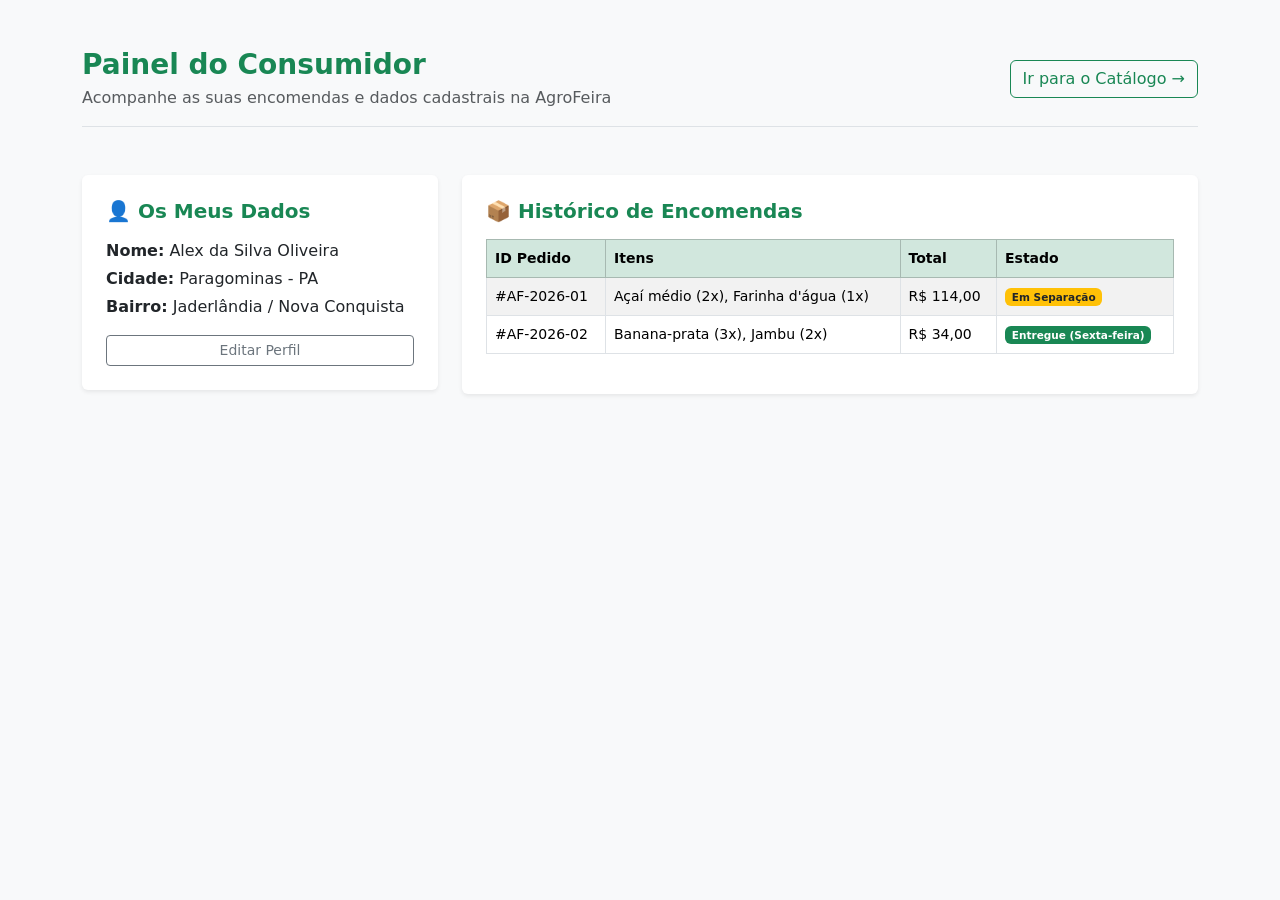
<file: painel-clientes.html>
<!doctype html>
<html lang="pt-BR">
  <head>
    <meta charset="utf-8">
    <meta name="viewport" content="width=device-width, initial-scale=1">
    <title>Painel do Cliente - AgroFeira</title>
    <!-- Bootstrap 5.3.8 CSS -->
    <link href="https://cdn.jsdelivr.net/npm/bootstrap@5.3.8/dist/css/bootstrap.min.css" rel="stylesheet">
  </head>
  <body class="bg-light">

    <div class="container py-5">
      <header class="d-flex justify-content-between align-items-center mb-5 pb-3 border-bottom">
        <div>
          <h1 class="h3 fw-bold text-success mb-1">Painel do Consumidor</h1>
          <p class="text-muted mb-0">Acompanhe as suas encomendas e dados cadastrais na AgroFeira</p>
        </div>
        <a href="catalogo-bootstrap.html" class="btn btn-outline-success">Ir para o Catálogo →</a>
      </header>

      <div class="row g-4">
        <!-- Perfil do Cliente -->
        <div class="col-lg-4">
          <div class="card shadow-sm border-0 p-4 bg-white">
            <h3 class="h5 text-success fw-bold mb-3">👤 Os Meus Dados</h3>
            <p class="mb-1"><strong>Nome:</strong> <span id="cliente-nome">Alex da Silva Oliveira</span></p>
            <p class="mb-1"><strong>Cidade:</strong> Paragominas - PA</p>
            <p class="mb-3"><strong>Bairro:</strong> Jaderlândia / Nova Conquista</p>
            <button class="btn btn-sm btn-outline-secondary w-100" onclick="alert('Dados atualizados com sucesso!')">Editar Perfil</button>
          </div>
        </div>

        <!-- Histórico de Encomendas -->
        <div class="col-lg-8">
          <div class="card shadow-sm border-0 p-4 bg-white">
            <h3 class="h5 text-success fw-bold mb-3">📦 Histórico de Encomendas</h3>
            <div class="table-responsive">
              <table class="table table-bordered table-striped align-middle small">
                <thead class="table-success">
                  <tr>
                    <th>ID Pedido</th>
                    <th>Itens</th>
                    <th>Total</th>
                    <th>Estado</th>
                  </tr>
                </thead>
                <tbody>
                  <tr>
                    <td>#AF-2026-01</td>
                    <td>Açaí médio (2x), Farinha d'água (1x)</td>
                    <td>R$ 114,00</td>
                    <td><span class="badge bg-warning text-dark">Em Separação</span></td>
                  </tr>
                  <tr>
                    <td>#AF-2026-02</td>
                    <td>Banana-prata (3x), Jambu (2x)</td>
                    <td>R$ 34,00</td>
                    <td><span class="badge bg-success">Entregue (Sexta-feira)</span></td>
                  </tr>
                </tbody>
              </table>
            </div>
          </div>
        </div>
      </div>
    </div>

    <script src="https://cdn.jsdelivr.net/npm/bootstrap@5.3.8/dist/js/bootstrap.bundle.min.js"></script>
  </body>
</html>
</file>
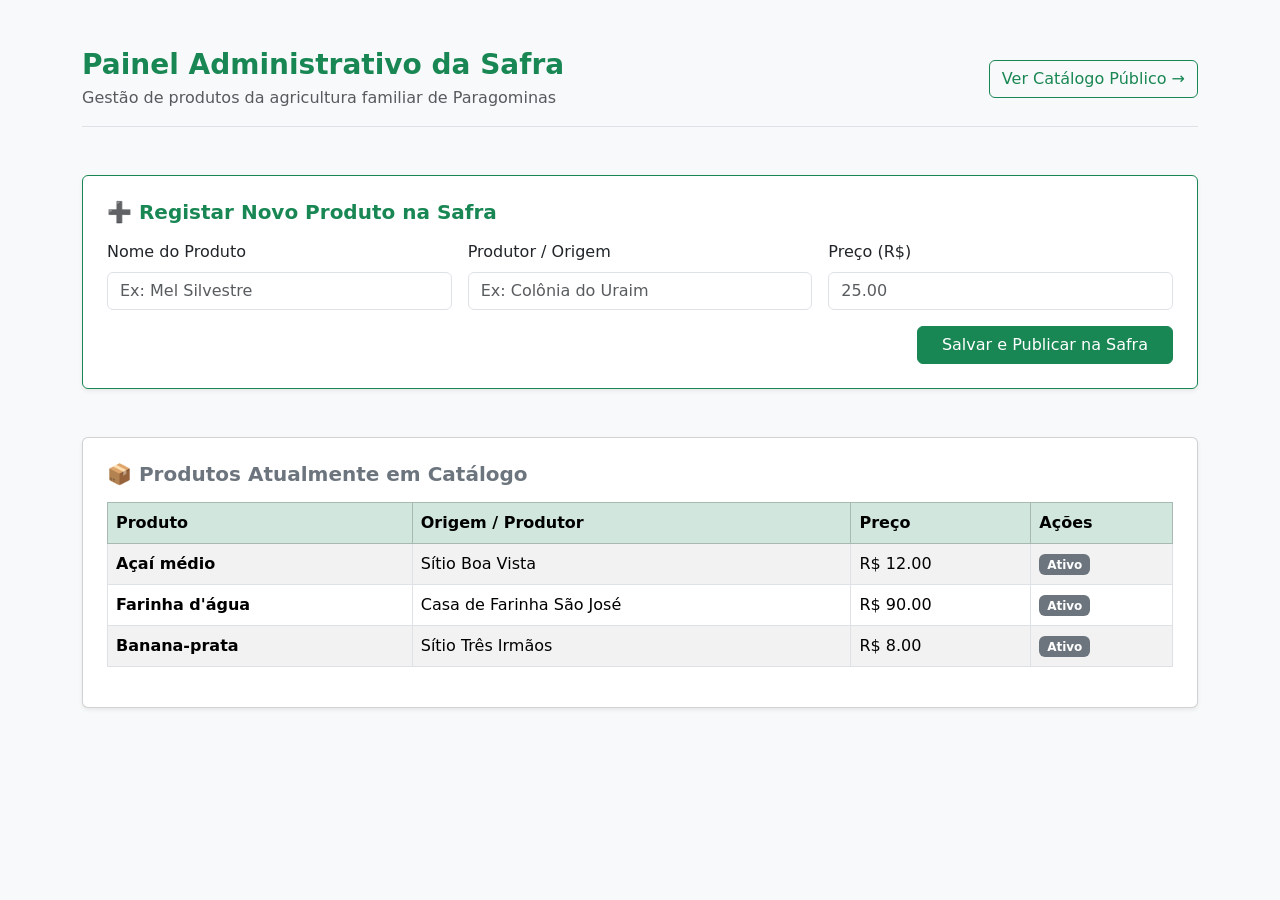
<file: painel-produtor.html>
<!doctype html>
<html lang="pt-BR">
  <head>
    <meta charset="utf-8">
    <meta name="viewport" content="width=device-width, initial-scale=1">
    <title>Painel do Produtor - AgroFeira</title>
    <!-- Bootstrap 5.3.8 CSS -->
    <link href="https://cdn.jsdelivr.net/npm/bootstrap@5.3.8/dist/css/bootstrap.min.css" rel="stylesheet">
  </head>
  <body class="bg-light">

    <div class="container py-5">
      <header class="d-flex justify-content-between align-items-center mb-5 pb-3 border-bottom">
        <div>
          <h1 class="h3 fw-bold text-success mb-1">Painel Administrativo da Safra</h1>
          <p class="text-muted mb-0">Gestão de produtos da agricultura familiar de Paragominas</p>
        </div>
        <a href="catalogo-bootstrap.html" class="btn btn-outline-success">Ver Catálogo Público →</a>
      </header>

      <!-- Formulário para Registar Novo Produto -->
      <div class="card shadow-sm p-4 mb-5 bg-white border-success">
        <h3 class="h5 text-success fw-bold mb-3">➕ Registar Novo Produto na Safra</h3>
        <form onsubmit="cadastrarProdutoAdmin(event)">
          <div class="row g-3">
            <div class="col-md-4">
              <label class="form-label">Nome do Produto</label>
              <input type="text" id="admin-nome" class="form-control" required placeholder="Ex: Mel Silvestre">
            </div>
            <div class="col-md-4">
              <label class="form-label">Produtor / Origem</label>
              <input type="text" id="admin-origem" class="form-control" required placeholder="Ex: Colônia do Uraim">
            </div>
            <div class="col-md-4">
              <label class="form-label">Preço (R$)</label>
              <input type="number" step="0.01" id="admin-preco" class="form-control" required placeholder="25.00">
            </div>
            <div class="col-12 text-end">
              <button type="submit" class="btn btn-success px-4">Salvar e Publicar na Safra</button>
            </div>
          </div>
        </form>
      </div>

      <!-- Lista de Produtos Registados -->
      <div class="card shadow-sm p-4 bg-white">
        <h3 class="h5 text-secondary fw-bold mb-3">📦 Produtos Atualmente em Catálogo</h3>
        <div class="table-responsive">
          <table class="table table-bordered table-striped align-middle">
            <thead class="table-success">
              <tr>
                <th>Produto</th>
                <th>Origem / Produtor</th>
                <th>Preço</th>
                <th>Ações</th>
              </tr>
            </thead>
            <tbody id="tabela-produtos-admin">
              <!-- Injetado via JS -->
            </tbody>
          </table>
        </div>
      </div>
    </div>

    <script>
      function carregarProdutosAdmin() {
        // Produtos padrão + adicionados
        const tbody = document.getElementById('tabela-produtos-admin');
        const produtosPadrao = [
          {id: 'acai', nome: 'Açaí médio', origem: 'Sítio Boa Vista', preco: 12.00},
          {id: 'farinha', nome: 'Farinha d\'água', origem: 'Casa de Farinha São José', preco: 90.00},
          {id: 'banana', nome: 'Banana-prata', origem: 'Sítio Três Irmãos', preco: 8.00}
        ];
        
        tbody.innerHTML = produtosPadrao.map(p => `
          <tr>
            <td><strong>${p.nome}</strong></td>
            <td>${p.origem}</td>
            <td>R$ ${p.preco.toFixed(2)}</td>
            <td><span class="badge bg-secondary">Ativo</span></td>
          </tr>
        `).join('');
      }

      function cadastrarProdutoAdmin(event) {
        event.preventDefault();
        const nome = document.getElementById('admin-nome').value;
        const origem = document.getElementById('admin-origem').value;
        const preco = parseFloat(document.getElementById('admin-preco').value);

        alert(`Sucesso! O produto "${nome}" da origem "${origem}" (R$ ${preco.toFixed(2)}) foi registado no sistema.`);
        document.querySelector('form').reset();
        carregarProdutosAdmin();
      }

      document.addEventListener('DOMContentLoaded', carregarProdutosAdmin);
    </script>
    <script src="https://cdn.jsdelivr.net/npm/bootstrap@5.3.8/dist/js/bootstrap.bundle.min.js"></script>
  </body>
</html>
</file>
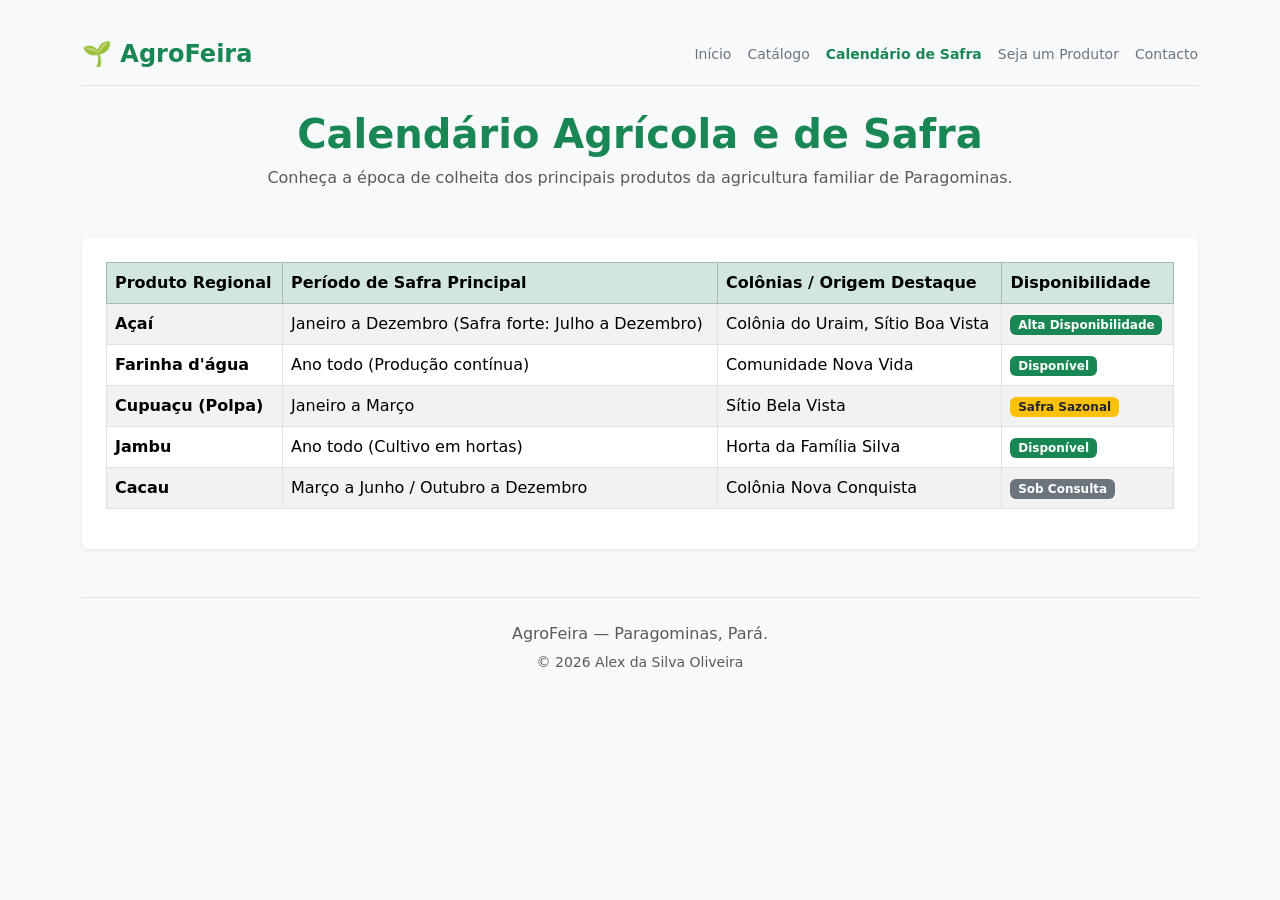
<file: safra.html>
<!doctype html>
<html lang="pt-BR">
  <head>
    <meta charset="utf-8">
    <meta name="viewport" content="width=device-width, initial-scale=1">
    <title>Calendário de Safra - AgroFeira</title>
    <!-- Bootstrap 5.3.8 CSS -->
    <link href="https://cdn.jsdelivr.net/npm/bootstrap@5.3.8/dist/css/bootstrap.min.css" rel="stylesheet">
  </head>
  <body class="bg-light">

    <div class="container py-4">
      <!-- Cabeçalho de Navegação -->
      <header class="d-flex flex-wrap justify-content-between align-items-center py-3 mb-4 border-bottom">
        <h1 class="h4 fw-bold text-success mb-0">🌱 AgroFeira</h1>
        <nav class="d-flex flex-wrap align-items-center gap-3 small">
          <a href="index.html" class="text-decoration-none text-secondary">Início</a>
          <a href="catalogo-bootstrap.html" class="text-decoration-none text-secondary">Catálogo</a>
          <a href="safra.html" class="text-decoration-none text-success fw-bold">Calendário de Safra</a>
          <a href="cadastro-produtor.html" class="text-decoration-none text-secondary">Seja um Produtor</a>
          <a href="contato.html" class="text-decoration-none text-secondary">Contacto</a>
        </nav>
      </header>

      <!-- Conteúdo Principal -->
      <main class="mb-5">
        <div class="text-center mb-5">
          <h2 class="display-6 fw-bold text-success">Calendário Agrícola e de Safra</h2>
          <p class="text-muted">Conheça a época de colheita dos principais produtos da agricultura familiar de Paragominas.</p>
        </div>

        <div class="card shadow-sm border-0 p-4 bg-white">
          <div class="table-responsive">
            <table class="table table-bordered table-striped align-middle">
              <thead class="table-success">
                <tr>
                  <th>Produto Regional</th>
                  <th>Período de Safra Principal</th>
                  <th>Colônias / Origem Destaque</th>
                  <th>Disponibilidade</th>
                </tr>
              </thead>
              <tbody>
                <tr>
                  <td><strong>Açaí</strong></td>
                  <td>Janeiro a Dezembro (Safra forte: Julho a Dezembro)</td>
                  <td>Colônia do Uraim, Sítio Boa Vista</td>
                  <td><span class="badge bg-success">Alta Disponibilidade</span></td>
                </tr>
                <tr>
                  <td><strong>Farinha d'água</strong></td>
                  <td>Ano todo (Produção contínua)</td>
                  <td>Comunidade Nova Vida</td>
                  <td><span class="badge bg-success">Disponível</span></td>
                </tr>
                <tr>
                  <td><strong>Cupuaçu (Polpa)</strong></td>
                  <td>Janeiro a Março</td>
                  <td>Sítio Bela Vista</td>
                  <td><span class="badge bg-warning text-dark">Safra Sazonal</span></td>
                </tr>
                <tr>
                  <td><strong>Jambu</strong></td>
                  <td>Ano todo (Cultivo em hortas)</td>
                  <td>Horta da Família Silva</td>
                  <td><span class="badge bg-success">Disponível</span></td>
                </tr>
                <tr>
                  <td><strong>Cacau</strong></td>
                  <td>Março a Junho / Outubro a Dezembro</td>
                  <td>Colônia Nova Conquista</td>
                  <td><span class="badge bg-secondary">Sob Consulta</span></td>
                </tr>
              </tbody>
            </table>
          </div>
        </div>
      </main>

      <!-- Rodapé -->
      <footer class="py-4 text-center text-muted border-top">
        <p class="mb-1">AgroFeira — Paragominas, Pará.</p>
        <small>© 2026 Alex da Silva Oliveira</small>
      </footer>
    </div>

    <script src="https://cdn.jsdelivr.net/npm/bootstrap@5.3.8/dist/js/bootstrap.bundle.min.js"></script>
  </body>
</html>
</file>
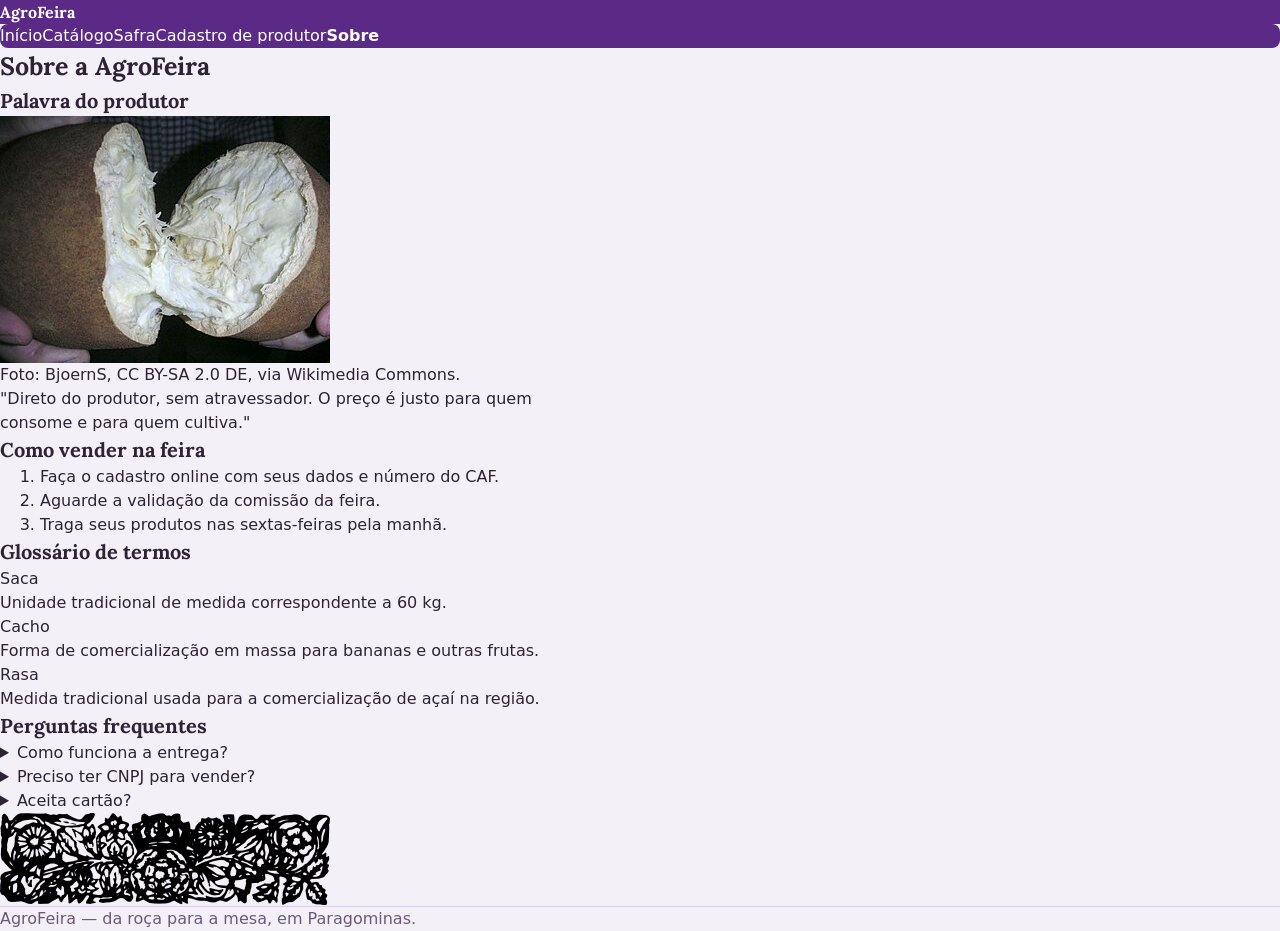
<file: sobre.html>
<!doctype html>
<html lang="pt-BR">
<head>
  <meta charset="utf-8">
  <meta name="viewport" content="width=device-width, initial-scale=1">
  <title>AgroFeira - Sobre</title>
  <!-- Google Fonts -->
  <link rel="preconnect" href="https://fonts.googleapis.com">
  <link rel="preconnect" href="https://fonts.gstatic.com" crossorigin>
  <link href="https://fonts.googleapis.com/css2?family=Lora:ital,wght@0,400..700;1,400..700&display=swap" rel="stylesheet">
  
  <!-- Folhas de estilo em camadas -->
  <link rel="stylesheet" href="camadas.css">
  <link rel="stylesheet" href="reset.css">
  <link rel="stylesheet" href="tokens.css">
  <link rel="stylesheet" href="base.css">
  <link rel="stylesheet" href="componentes.css">
  <link rel="stylesheet" href="utilitarios.css">
</head>
<body>
  <!-- Link de pular -->
  <a class="pular" href="#conteudo-sobre">Pular para o conteúdo</a>

  <header class="cabecalho-site">
    <h1>AgroFeira</h1>
  </header>

  <!-- Navegação com o item Catálogo incluído -->
  <nav aria-label="Principal">
    <ul class="menu">
      <li><a href="index.html">Início</a></li>
      <li><a href="catalogo.html">Catálogo</a></li>
      <li><a href="safra.html">Safra</a></li>
      <li><a href="cadastro-produtor.html">Cadastro de produtor</a></li>
      <li><a href="sobre.html" aria-current="page">Sobre</a></li>
    </ul>
  </nav>

  <main id="conteudo-sobre">
    <h2>Sobre a AgroFeira</h2>
    
    <!-- Depoimento (Article) -->
    <article>
      <h3>Palavra do produtor</h3>
      <figure>
        <img src="cupuacu.jpg" alt="Fruto de cupuaçu partido ao meio mostrando polpa e sementes" width="330" height="247" loading="lazy">
        <figcaption>Foto: BjoernS, CC BY-SA 2.0 DE, via Wikimedia Commons.</figcaption>
      </figure>
      <blockquote>
        <p>"Direto do produtor, sem atravessador. O preço é justo para quem consome e para quem cultiva."</p>
      </blockquote>
    </article>

    <!-- Como vender na feira (Passo a passo ordenado) -->
    <section>
      <h3>Como vender na feira</h3>
      <ol>
        <li>Faça o cadastro online com seus dados e número do CAF.</li>
        <li>Aguarde a validação da comissão da feira.</li>
        <li>Traga seus produtos nas sextas-feiras pela manhã.</li>
      </ol>
    </section>

    <!-- Glossário (Lista de Definição) -->
    <section>
      <h3>Glossário de termos</h3>
      <dl>
        <dt>Saca</dt>
        <dd>Unidade tradicional de medida correspondente a 60 kg.</dd>
        <dt>Cacho</dt>
        <dd>Forma de comercialização em massa para bananas e outras frutas.</dd>
        <dt>Rasa</dt>
        <dd>Medida tradicional usada para a comercialização de açaí na região.</dd>
      </dl>
    </section>

    <!-- Perguntas Frequentes (Acordeão Nativo) -->
    <section>
      <h3>Perguntas frequentes</h3>
      <details name="faq">
        <summary>Como funciona a entrega?</summary>
        <p>A retirada é feita diretamente na praça central, toda sexta das 6h às 11h.</p>
      </details>
      <details name="faq">
        <summary>Preciso ter CNPJ para vender?</summary>
        <p>Não, basta possuir a declaração da agricultura familiar (CAF).</p>
      </details>
      <details name="faq">
        <summary>Aceita cartão?</summary>
        <p>Muitos produtores aceitam PIX e cartão, mas é recomendável trazer dinheiro trocado.</p>
      </details>
    </section>

    <!-- Imagem Decorativa com alt vazio -->
    <img src="enfeite.png" alt="">
  </main>

  <footer class="rodape-site">
    <p>AgroFeira — da roça para a mesa, em Paragominas.</p>
  </footer>
</body>
</html>
</file>
<file: camadas.css>
@layer reset, base, componentes, utilitarios;
</file>
<file: tokens.css>
@layer base {
  :root {
    --cor-fundo: #f4f0f8;
    --cor-texto: #2d2335;
    --cor-texto-suave: #6b5b7b;
    --cor-borda: #dcd0e8;
    --cor-marca: #5b2a86;
    --cor-marca-forte: #3f1b61;
    --cor-sobre-marca: #ffffff;
    --cor-foco: #1d4ed8;

    /* Trios RGB para o Bootstrap (tema claro) */
    --cor-marca-rgb: 91, 42, 134;
    --cor-marca-forte-rgb: 63, 27, 97;

    --fonte-texto: system-ui, sans-serif;
    --fonte-titulo: "Lora", serif;
    --tamanho-texto: 1rem;
    --tamanho-h3: 1.25rem;
    --tamanho-h2: 1.563rem;
    --raio: 0.5rem;
  }

  @media (prefers-color-scheme: dark) {
    :root {
      --cor-fundo: #1a1520;
      --cor-texto: #e2d9ec;
      --cor-texto-suave: #b3a4c4;
      --cor-borda: #3b2e4d;
      --cor-marca: #7c3aed;
      --cor-marca-forte: #9333ea;
      --cor-sobre-marca: #ffffff;
      --cor-foco: #3b82f6;

      /* Trios RGB para o Bootstrap (tema escuro) */
      --cor-marca-rgb: 124, 58, 237;
      --cor-marca-forte-rgb: 147, 51, 234;
    }
  }
}
</file>
<file: base.css>
@layer base {
  body {
    background-color: var(--cor-fundo);
    color: var(--cor-texto);
    font-family: var(--fonte-texto);
    font-size: var(--tamanho-texto);
    line-height: 1.5;
    margin: 0;
  }

  h1, h2, h3 {
    font-family: var(--fonte-titulo);
    font-weight: 700;
  }

  h1 { font-size: var(--tamanho-h1); }
  h2 { font-size: var(--tamanho-h2); margin-top: 2rem; margin-bottom: 0.5rem; }
  h3 { font-size: var(--tamanho-h3); margin-top: 1rem; }

  p {
    max-width: 34rem;
    margin-bottom: 1rem;
    overflow-wrap: break-word;
  }

  img, picture {
    display: block;
    max-width: 100%;
    height: auto;
  }

  input, button, textarea, select {
    font: inherit;
  }

  /* Casca da página - Grelha Mobile-First */
  body.pagina-catalogo {
    display: grid;
    grid-template-columns: minmax(0, 1fr);
    grid-template-areas:
      "cabecalho"
      "menu"
      "conteudo"
      "lateral"
      "rodape";
    gap: var(--espaco-2);
    padding: var(--espaco-2);
  }

  .pagina-catalogo .cabecalho-site { grid-area: cabecalho; }
  .pagina-catalogo nav { grid-area: menu; }
  .pagina-catalogo main { grid-area: conteudo; }
  .pagina-catalogo aside { grid-area: lateral; }
  .pagina-catalogo .rodape-site { grid-area: rodape; }

  @media (min-width: 42rem) {
    body.pagina-catalogo {
      grid-template-columns: 10rem minmax(0, 1fr) 14rem;
      grid-template-areas:
        "cabecalho cabecalho cabecalho"
        "menu      conteudo    lateral"
        "rodape    rodape      rodape";
    }
  }

  :focus-visible {
    outline: 2px solid var(--cor-foco);
    outline-offset: 2px;
  }
}
</file>
<file: componentes.css>
@layer componentes {
  .cabecalho-site {
    background-color: var(--cor-marca);
    color: var(--cor-sobre-marca);
    padding: var(--espaco-2);
    position: sticky;
    top: 0;
    z-index: 1;
  }

  .cabecalho-site :focus-visible {
    outline-color: var(--cor-sobre-marca);
  }

  nav {
    background-color: var(--cor-marca);
    padding: var(--espaco-2);
    border-radius: var(--raio);
  }

  .menu {
    list-style: none;
    padding: 0;
    margin: 0;
    display: flex;
    flex-wrap: wrap;
    gap: var(--espaco-2);
  }

  .menu a {
    color: var(--cor-sobre-marca);
    text-decoration: none;
  }

  .menu a[aria-current="page"] {
    font-weight: 700;
  }

  .rodape-site {
    border-top: 1px solid var(--cor-borda);
    color: var(--cor-texto-suave);
    padding: var(--espaco-2);
  }

  .pular {
    position: absolute;
    top: -10rem;
    left: var(--espaco-1);
    z-index: 2;
    background-color: var(--cor-superficie);
    color: var(--cor-marca);
    padding: var(--espaco-1) var(--espaco-2);
    border-radius: var(--raio);
    text-decoration: none;
  }

  .pular:focus-visible {
    top: var(--espaco-1);
    outline-color: var(--cor-sobre-marca);
  }

  .barra-categorias {
    display: flex;
    flex-wrap: wrap;
    gap: var(--espaco-1);
    list-style: none;
    padding: 0;
    margin-bottom: var(--espaco-3);
  }

  .lista-produtos {
    display: grid;
    grid-template-columns: repeat(auto-fill, minmax(14rem, 1fr));
    gap: var(--espaco-2);
    list-style: none;
    padding: 0;
  }

  .cartao-produto {
    background-color: var(--cor-superficie);
    border: 1px solid var(--cor-borda);
    border-radius: var(--raio);
    box-shadow: var(--sombra);
    padding: var(--espaco-2);
    container-type: inline-size;
    transition: transform 200ms ease-out, border-color 200ms ease-out;
  }

  .destaque {
    grid-column: 1 / -1;
  }

  .cartao-produto article {
    display: flex;
    flex-direction: column;
    align-items: flex-start;
    gap: var(--espaco-1);
    position: relative;
  }

  .cartao-produto h3 {
    margin: 0;
  }

  .produtor {
    color: var(--cor-texto-suave);
    margin: 0;
    font-size: 0.875rem;
  }

  .preco {
    font-weight: 700;
    margin: 0;
  }

  button, .busca button {
    background-color: var(--cor-marca);
    color: var(--cor-sobre-marca);
    border: none;
    border-radius: var(--raio);
    padding: 0.5em 1em;
    cursor: pointer;
    transition: background-color 200ms ease-out;
  }

  button:hover, .busca button:hover {
    background-color: var(--cor-marca-forte);
  }

  button:disabled {
    background-color: var(--cor-desligado);
    color: var(--cor-sobre-desligado);
  }

  /* Container query - deita o cartão quando o espaço passa de 26rem */
  @container (min-width: 26rem) {
    .cartao-produto article {
      display: grid;
      grid-template-columns: 10rem 1fr;
      gap: var(--espaco-2);
    }
    .cartao-produto img {
      grid-row: span 3;
      max-width: 100%;
      height: auto;
    }
    .cartao-produto button {
      grid-column: 1;
    }
  }

  .formulario-cadastro input,
  .formulario-cadastro select,
  .formulario-cadastro textarea {
    border: 2px solid var(--cor-texto-suave);
    border-radius: var(--raio);
    padding: 0.25em 0.5em;
    width: 100%;
    background-color: var(--cor-superficie);
    color: var(--cor-texto);
  }

  .formulario-cadastro input:user-invalid {
    border: 2px solid var(--cor-erro);
  }

  .formulario-cadastro input[required]:user-valid {
    border: 2px solid var(--cor-marca);
  }

  .formulario-cadastro p:has(input:user-invalid) {
    color: var(--cor-erro);
    outline: 2px solid var(--cor-erro);
    outline-offset: 4px;
  }

  .cartao-produto:has(button:focus-visible) {
    outline: 2px solid var(--cor-foco);
  }

  .cartao-produto:hover,
  .cartao-produto:has(button:focus-visible) {
    transform: translateY(-0.5rem);
  }

  @media (prefers-reduced-motion: reduce) {
    .cartao-produto:hover,
    .cartao-produto:has(button:focus-visible) {
      transform: none;
      border-color: var(--cor-marca);
    }
  }

  .busca {
    display: flex;
    flex-wrap: wrap;
    gap: var(--espaco-1);
  }

  .busca label {
    width: 100%;
  }

  .busca input {
    flex: 1;
    border: 2px solid var(--cor-texto-suave);
    border-radius: var(--raio);
    padding: 0.25em 0.5em;
    background-color: var(--cor-superficie);
    color: var(--cor-texto);
  }
}
</file>
<file: utilitarios.css>
@layer utilitarios {
  .texto-erro {
    color: var(--cor-erro);
  }
}
</file>
